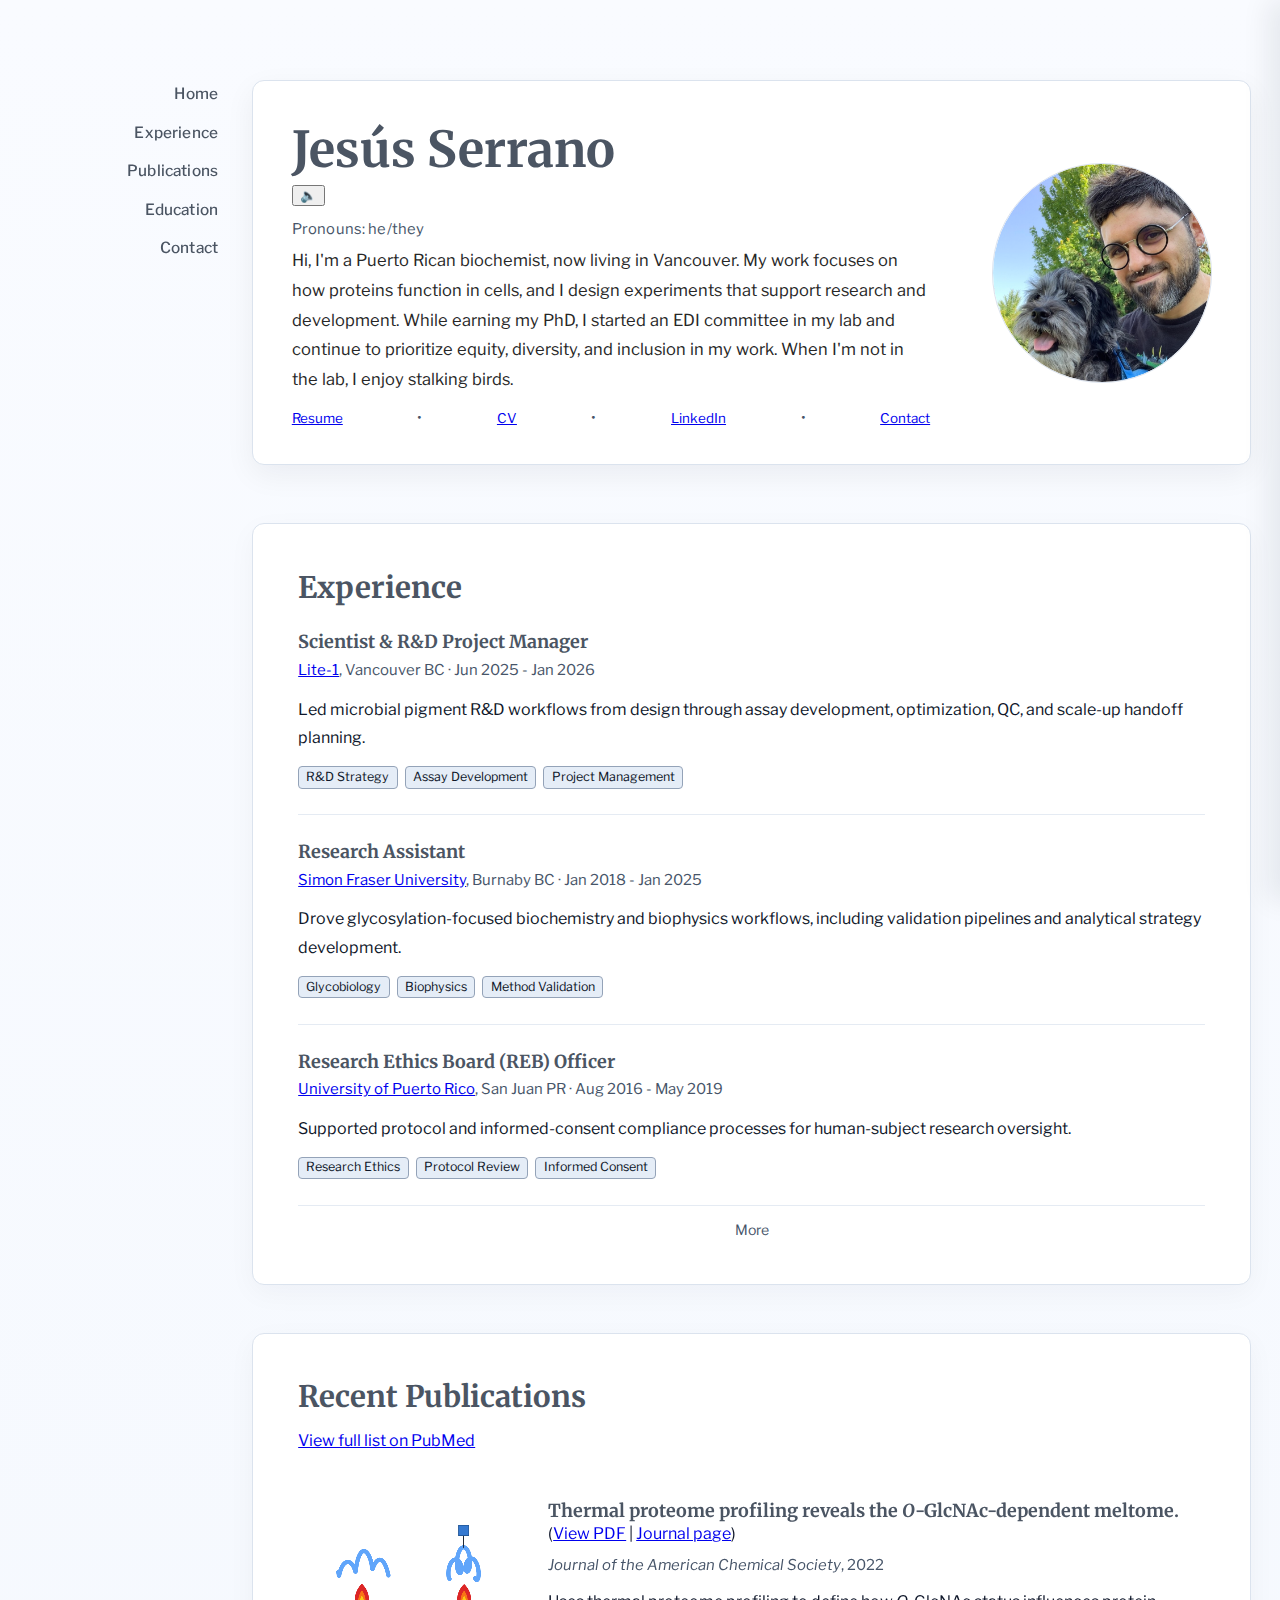
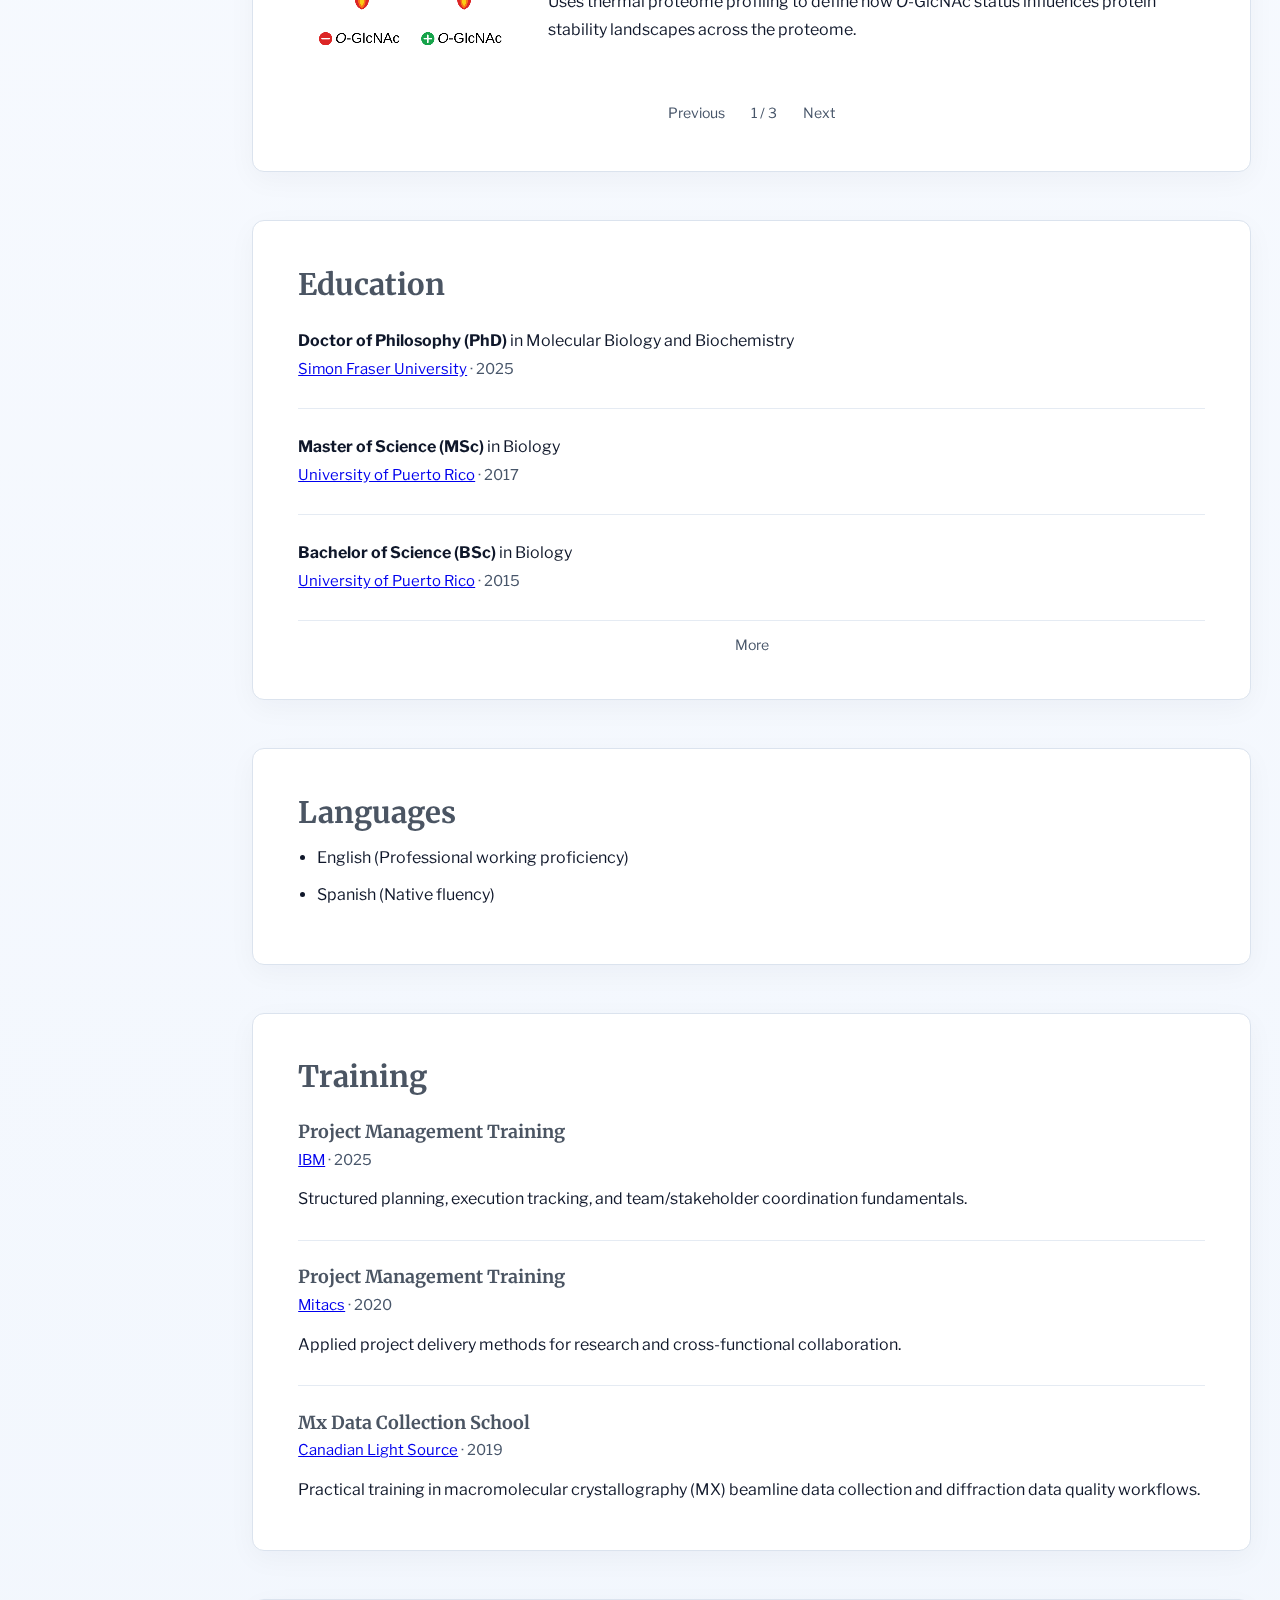
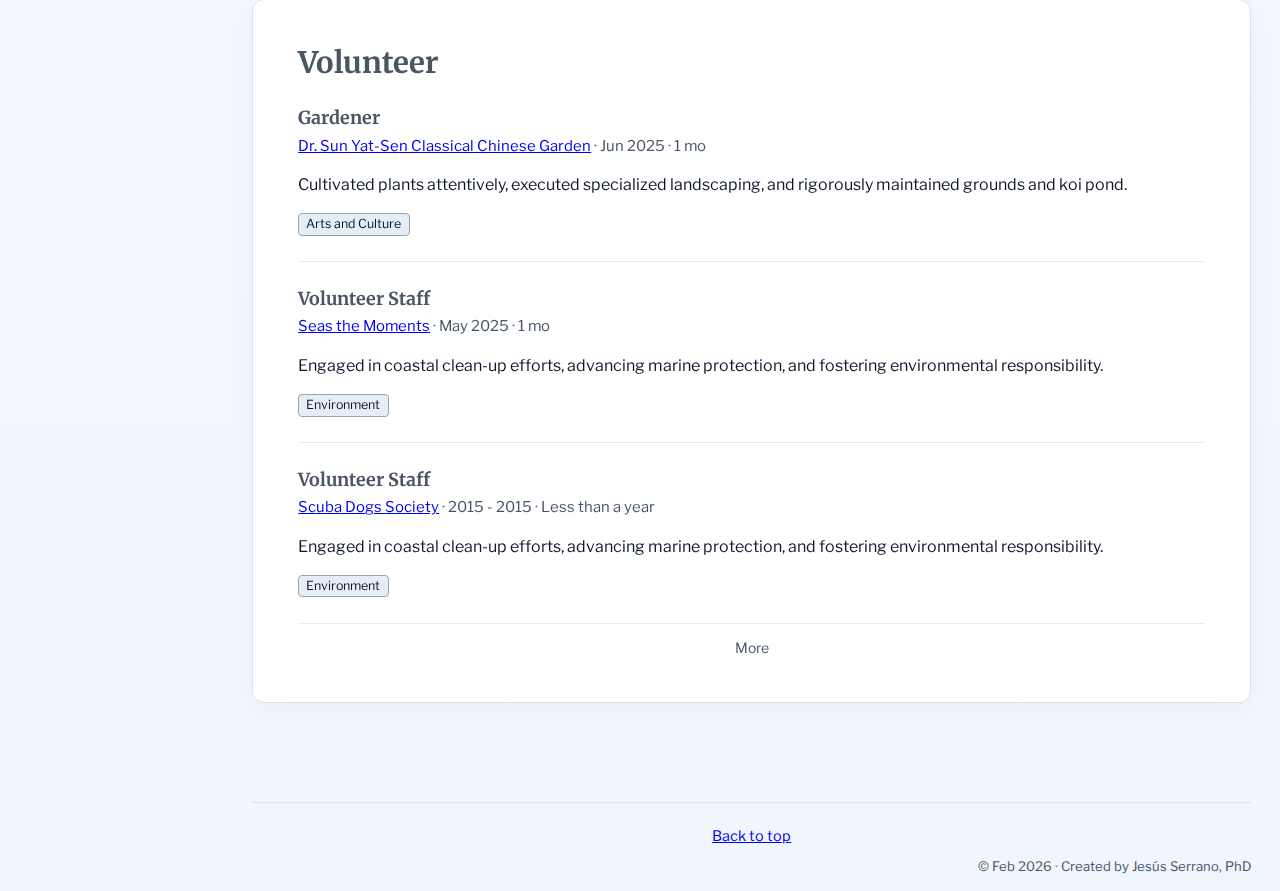
<file: index.html>
<!doctype html>
<html lang="en">
  <head>
    <meta charset="UTF-8" />
    <meta name="viewport" content="width=device-width, initial-scale=1.0" />
    <title>Jesús Serrano - Biochemist</title>
    <link
      rel="icon"
      type="image/svg+xml"
      href="data:image/svg+xml,%3Csvg xmlns='http://www.w3.org/2000/svg' viewBox='0 0 100 100'%3E%3Ctext y='0.9em' font-size='90'%3E%F0%9F%A7%AC%3C/text%3E%3C/svg%3E"
    />
    <meta
      name="description"
      content="Science-focused profile for Jesús Serrano, PhD: molecular biology, biochemistry, biophysics, and reproducible R&D workflows."
    />
    <link rel="preconnect" href="https://fonts.googleapis.com" />
    <link rel="preconnect" href="https://fonts.gstatic.com" crossorigin />
    <link
      href="https://fonts.googleapis.com/css2?family=Libre+Franklin:wght@400;500;600;700&family=Merriweather:wght@400;700;900&display=swap"
      rel="stylesheet"
    />
    <link rel="stylesheet" href="styles.css" />
    <script
      data-goatcounter="https://jesus-esn.goatcounter.com/count"
      async
      src="//gc.zgo.at/count.js"
    ></script>
  </head>
  <body>
    <header class="site-header" id="top">
      <div class="container">
        <nav class="top-nav">
          <a href="#about">Home</a>
          <a href="#experience">Experience</a>
          <a href="#publications">Publications</a>
          <a href="#education">Education</a>
          <a href="mailto:jesus.esn@gmail.com">Contact</a>
        </nav>
      </div>
    </header>

    <main class="container">
      <section class="hero" id="about">
        <div class="hero-copy">
          <div class="name-row">
            <h1 class="hero-title">Jesús Serrano</h1>
            <button type="button" class="pronounce-button" id="pronounce-button" aria-label="Play name pronunciation">🔈</button>
            <audio id="name-pronunciation" preload="none">
              <source src="pronunciation.mp3" type="audio/mpeg" />
            </audio>
          </div>
          <p class="name-subtitle pronouns-line">Pronouns: he/they</p>
          <p class="dek">
            Hi, I'm a Puerto Rican biochemist, now living in Vancouver. My work
            focuses on how proteins function in cells, and I design experiments that support research and
            development. While earning my PhD, I started an EDI committee in my lab and continue to prioritize
            equity, diversity, and inclusion in my work. When I'm not in the lab, I enjoy stalking birds.
          </p>
          <p class="open-work-links">
            <a class="open-work-button" href="Resume.pdf" target="_blank" rel="noreferrer">Resume</a>
            <span class="open-work-sep" aria-hidden="true">•</span>
            <a class="open-work-button" href="CV.pdf" target="_blank" rel="noreferrer">CV</a>
            <span class="open-work-sep" aria-hidden="true">•</span>
            <a class="open-work-button" href="https://www.linkedin.com/in/jesusesn" target="_blank" rel="noreferrer">LinkedIn</a>
            <span class="open-work-sep" aria-hidden="true">•</span>
            <a class="open-work-button" href="mailto:jesus.esn@gmail.com">Contact</a>
          </p>
        </div>
        <figure class="hero-photo">
          <img src="profile-dog.jpeg" alt="Jesús Serrano with his dog outdoors." />
        </figure>
      </section>

      <section class="story-block" id="experience">
        <h2>Experience</h2>
        <article class="role">
          <h3>Scientist &amp; R&amp;D Project Manager</h3>
          <p class="role-meta"><a href="https://www.lite-1.bio/" target="_blank" rel="noreferrer">Lite-1</a>, Vancouver BC · Jun 2025 - Jan 2026</p>
          <p>Led microbial pigment R&amp;D workflows from design through assay development, optimization, QC, and scale-up handoff planning.</p>
          <p class="role-tags">
            <span class="skill-tag">R&amp;D Strategy</span>
            <span class="skill-tag">Assay Development</span>
            <span class="skill-tag">Project Management</span>
          </p>
        </article>
        <article class="role">
          <h3>Research Assistant</h3>
          <p class="role-meta"><a href="https://www.sfu.ca/" target="_blank" rel="noreferrer">Simon Fraser University</a>, Burnaby BC · Jan 2018 - Jan 2025</p>
          <p>Drove glycosylation-focused biochemistry and biophysics workflows, including validation pipelines and analytical strategy development.</p>
          <p class="role-tags">
            <span class="skill-tag">Glycobiology</span>
            <span class="skill-tag">Biophysics</span>
            <span class="skill-tag">Method Validation</span>
          </p>
        </article>
        <article class="role">
          <h3>Research Ethics Board (REB) Officer</h3>
          <p class="role-meta"><a href="https://www.upr.edu/" target="_blank" rel="noreferrer">University of Puerto Rico</a>, San Juan PR · Aug 2016 - May 2019</p>
          <p>Supported protocol and informed-consent compliance processes for human-subject research oversight.</p>
          <p class="role-tags">
            <span class="skill-tag">Research Ethics</span>
            <span class="skill-tag">Protocol Review</span>
            <span class="skill-tag">Informed Consent</span>
          </p>
        </article>
        <article class="role">
          <h3>Research Assistant</h3>
          <p class="role-meta"><a href="https://www.upr.edu/" target="_blank" rel="noreferrer">University of Puerto Rico</a>, San Juan PR · Aug 2013 - Nov 2017</p>
          <p>Built cell-based assay systems, microscopy and flow workflows, and biochemical validation procedures for reproducible readouts.</p>
          <p class="role-tags">
            <span class="skill-tag">Cell Assays</span>
            <span class="skill-tag">Flow Cytometry</span>
            <span class="skill-tag">Microscopy</span>
          </p>
        </article>
      </section>

      <section class="story-block" id="publications">
        <h2>Recent Publications</h2>
        <p class="section-intro">
          <a href="https://pubmed.ncbi.nlm.nih.gov/?term=Serrano-Negron+JE%5BAuthor%5D" target="_blank" rel="noreferrer">View full list on PubMed</a>
        </p>
        <div class="pub-list">
          <article class="pub-item">
            <figure class="pub-figure">
              <iframe
                class="pub-animation"
                src="meltome-animation-preview.html?embed=1"
                title="Animated meltome model with O-GlcNAc stabilization"
                loading="lazy"
              ></iframe>
            </figure>
            <div class="pub-content">
              <h3>Thermal proteome profiling reveals the <em>O</em>-GlcNAc-dependent meltome. <span class="pub-links">(<a href="2022_King_OGlcNAcMeltome.pdf" target="_blank" rel="noreferrer">View PDF</a> | <a href="https://doi.org/10.1021/jacs.1c10621" target="_blank" rel="noreferrer">Journal page</a>)</span></h3>
              <p class="pub-meta"><em>Journal of the American Chemical Society</em>, 2022</p>
              <p class="pub-abstract">Uses thermal proteome profiling to define how <em>O</em>-GlcNAc status influences protein stability landscapes across the proteome.</p>
            </div>
          </article>

          <article class="pub-item">
            <figure class="pub-figure">
              <iframe
                class="pub-animation"
                src="co2-animation-preview.html?embed=1"
                title="Animated CO2-dependent lysine carboxylation workflow"
                loading="lazy"
              ></iframe>
            </figure>
            <div class="pub-content">
              <h3>Chemoproteomic identification of CO<sub>2</sub>-dependent lysine carboxylation in proteins. <span class="pub-links">(<a href="2022_King_Carboxylation.pdf" target="_blank" rel="noreferrer">View PDF</a> | <a href="https://doi.org/10.1038/s41589-022-01043-1" target="_blank" rel="noreferrer">Journal page</a>)</span></h3>
              <p class="pub-meta"><em>Nature Chemical Biology</em>, 2022</p>
              <p class="pub-abstract">Introduces a chemoproteomic approach to detect and characterize CO<sub>2</sub>-dependent lysine carboxylation as a protein modification mechanism.</p>
            </div>
          </article>

          <article class="pub-item">
            <figure class="pub-figure">
              <iframe
                class="pub-animation"
                src="oga-animation-preview.html?embed=1"
                title="Animated O-GlcNAc MALDI workflow"
                loading="lazy"
              ></iframe>
            </figure>
            <div class="pub-content">
              <h3><em>In situ</em> imaging of <em>O</em>-linked β-<em>N</em>-acetylglucosamine using on-tissue hydrolysis and MALDI mass spectrometry. <span class="pub-links">(<a href="2023_Escobar_OGlcNAcMALDIimaging.pdf" target="_blank" rel="noreferrer">View PDF</a> | <a href="https://doi.org/10.3390/cancers15041224" target="_blank" rel="noreferrer">Journal page</a>)</span></h3>
              <p class="pub-meta"><em>Cancers (Basel)</em>, 2023</p>
              <p class="pub-abstract">Describes an on-tissue workflow for visualizing <em>O</em>-GlcNAc in biological specimens using hydrolysis-assisted MALDI imaging.</p>
            </div>
          </article>
        </div>
        <div class="pub-controls" aria-label="Publication carousel controls">
          <button type="button" class="pub-nav-button" id="pub-prev" aria-label="Previous publication">Previous</button>
          <span class="pub-counter" id="pub-counter" aria-live="polite"></span>
          <button type="button" class="pub-nav-button" id="pub-next" aria-label="Next publication">Next</button>
        </div>
      </section>

      <section class="story-block" id="education">
        <h2>Education</h2>
        <article class="role">
          <p class="edu-degree"><strong>Doctor of Philosophy (PhD)</strong> in Molecular Biology and Biochemistry</p>
          <p class="role-meta"><a href="https://www.sfu.ca/" target="_blank" rel="noreferrer">Simon Fraser University</a> · 2025</p>
        </article>
        <article class="role">
          <p class="edu-degree"><strong>Master of Science (MSc)</strong> in Biology</p>
          <p class="role-meta"><a href="https://www.upr.edu/" target="_blank" rel="noreferrer">University of Puerto Rico</a> · 2017</p>
        </article>
        <article class="role">
          <p class="edu-degree"><strong>Bachelor of Science (BSc)</strong> in Biology</p>
          <p class="role-meta"><a href="https://www.upr.edu/" target="_blank" rel="noreferrer">University of Puerto Rico</a> · 2015</p>
        </article>
        <article class="role">
          <p class="edu-degree"><strong>Diploma in Nursing</strong></p>
          <p class="role-meta">Antonio Lucchietti School · 2009</p>
        </article>
      </section>

      <section class="story-block" id="languages">
        <h2>Languages</h2>
        <ul>
          <li>English (Professional working proficiency)</li>
          <li>Spanish (Native fluency)</li>
        </ul>
      </section>

      <section class="story-block" id="training">
        <h2>Training</h2>
        <article class="role">
          <h3>Project Management Training</h3>
          <p class="role-meta"><a href="https://www.ibm.com/training" target="_blank" rel="noreferrer">IBM</a> · 2025</p>
          <p>Structured planning, execution tracking, and team/stakeholder coordination fundamentals.</p>
        </article>
        <article class="role">
          <h3>Project Management Training</h3>
          <p class="role-meta"><a href="https://www.mitacs.ca/" target="_blank" rel="noreferrer">Mitacs</a> · 2020</p>
          <p>Applied project delivery methods for research and cross-functional collaboration.</p>
        </article>
        <article class="role">
          <h3>Mx Data Collection School</h3>
          <p class="role-meta"><a href="https://www.lightsource.ca/" target="_blank" rel="noreferrer">Canadian Light Source</a> · 2019</p>
          <p>Practical training in macromolecular crystallography (MX) beamline data collection and diffraction data quality workflows.</p>
        </article>
      </section>

      <section class="story-block" id="volunteer">
        <h2>Volunteer</h2>
        <article class="role">
          <h3>Gardener</h3>
          <p class="role-meta"><a href="https://vancouverchinesegarden.com/" target="_blank" rel="noreferrer">Dr. Sun Yat-Sen Classical Chinese Garden</a> · Jun 2025 · 1 mo</p>
          <p>Cultivated plants attentively, executed specialized landscaping, and rigorously maintained grounds and koi pond.</p>
          <p class="role-tags">
            <span class="skill-tag">Arts and Culture</span>
          </p>
        </article>
        <article class="role">
          <h3>Volunteer Staff</h3>
          <p class="role-meta"><a href="https://www.instagram.com/seasthemoment.ca/?hl=en" target="_blank" rel="noreferrer">Seas the Moments</a> · May 2025 · 1 mo</p>
          <p>Engaged in coastal clean-up efforts, advancing marine protection, and fostering environmental responsibility.</p>
          <p class="role-tags">
            <span class="skill-tag">Environment</span>
          </p>
        </article>
        <article class="role">
          <h3>Volunteer Staff</h3>
          <p class="role-meta"><a href="https://scubadogssociety.org/" target="_blank" rel="noreferrer">Scuba Dogs Society</a> · 2015 - 2015 · Less than a year</p>
          <p>Engaged in coastal clean-up efforts, advancing marine protection, and fostering environmental responsibility.</p>
          <p class="role-tags">
            <span class="skill-tag">Environment</span>
          </p>
        </article>
        <article class="role">
          <h3>Volunteer Staff</h3>
          <p class="role-meta"><a href="https://www.sociedadepilepsiapr.org/" target="_blank" rel="noreferrer">Sociedad Puertorriqueña de Epilepsia, Inc.</a> · 2014 - 2014 · Less than a year</p>
          <p>Facilitated annual symposium planning, managed logistics, and advanced efforts to promote epilepsy awareness.</p>
          <p class="role-tags">
            <span class="skill-tag">Social Services</span>
          </p>
        </article>
        <article class="role">
          <h3>Project Manager</h3>
          <p class="role-meta"><a href="https://www.upr.edu/" target="_blank" rel="noreferrer">University of Puerto Rico</a> · 2014 - 2015 · 1 yr</p>
          <p>Directed campus-wide recycling initiatives, advancing sustainability and environmental stewardship.</p>
          <p class="role-tags">
            <span class="skill-tag">Environment</span>
          </p>
        </article>
      </section>
    </main>

    <footer class="container site-footer">
      <a href="#top">Back to top</a>
      <p class="footer-note">© Feb 2026 · Created by Jesús Serrano, PhD</p>
    </footer>
    <aside class="pdf-sidepanel" id="pdf-panel" aria-label="PDF viewer panel">
      <div class="pdf-panel-header">
        <p class="pdf-panel-title" id="pdf-panel-title">Document preview</p>
        <button type="button" class="pdf-close-button" id="pdf-close">Close</button>
      </div>
      <iframe id="pdf-frame" title="PDF preview" src="about:blank"></iframe>
    </aside>
    <script>
      (function () {
        const publicationsSection = document.querySelector("#publications");
        if (publicationsSection) {
          const pubList = publicationsSection.querySelector(".pub-list");
          const items = Array.from(publicationsSection.querySelectorAll(".pub-item"));
          const prevButton = publicationsSection.querySelector("#pub-prev");
          const nextButton = publicationsSection.querySelector("#pub-next");
          const counter = publicationsSection.querySelector("#pub-counter");
          if (pubList && items.length > 0 && prevButton && nextButton && counter) {
            let activeIndex = 0;
            pubList.classList.add("pub-carousel-enabled");

            function render() {
              items.forEach((item, index) => {
                const isActive = index === activeIndex;
                item.classList.toggle("is-active", isActive);
                item.setAttribute("aria-hidden", String(!isActive));
              });
              counter.textContent = activeIndex + 1 + " / " + items.length;
            }

            prevButton.addEventListener("click", function () {
              activeIndex = (activeIndex - 1 + items.length) % items.length;
              render();
            });

            nextButton.addEventListener("click", function () {
              activeIndex = (activeIndex + 1) % items.length;
              render();
            });

            render();
          }
        }

        const previewLimit = 3;
        const previewSections = ["#experience", "#education", "#training", "#volunteer"];

        function updateVisibleRoleDividers(items) {
          const roleItems = items.filter(function (item) {
            return item.classList.contains("role");
          });
          roleItems.forEach(function (item) {
            item.classList.remove("is-last-visible");
          });
          for (let i = roleItems.length - 1; i >= 0; i -= 1) {
            if (!roleItems[i].hidden) {
              roleItems[i].classList.add("is-last-visible");
              break;
            }
          }
        }

        previewSections.forEach(function (selector) {
          const section = document.querySelector(selector);
          if (!section) return;

          const roleItems = Array.from(section.querySelectorAll(":scope > .role"));
          const listItems = Array.from(section.querySelectorAll(":scope > ul > li"));
          const items = roleItems.length > 0 ? roleItems : listItems;

          if (items.length <= previewLimit) return;

          items.forEach(function (item, index) {
            if (index >= previewLimit) item.hidden = true;
          });
          updateVisibleRoleDividers(items);

          const toggle = document.createElement("button");
          toggle.type = "button";
          toggle.className = "more-button";
          toggle.textContent = "More";
          toggle.setAttribute("aria-expanded", "false");

          toggle.addEventListener("click", function () {
            const isExpanded = toggle.getAttribute("aria-expanded") === "true";
            toggle.setAttribute("aria-expanded", String(!isExpanded));
            toggle.textContent = isExpanded ? "More" : "Less";

            items.forEach(function (item, index) {
              item.hidden = !isExpanded ? false : index >= previewLimit;
            });
            updateVisibleRoleDividers(items);
          });

          section.appendChild(toggle);
        });

        const pdfPanel = document.querySelector("#pdf-panel");
        const pdfFrame = document.querySelector("#pdf-frame");
        const pdfClose = document.querySelector("#pdf-close");
        const pdfTitle = document.querySelector("#pdf-panel-title");
        const desktopView = window.matchMedia("(min-width: 901px)");

        function closePdfPanel() {
          document.body.classList.remove("pdf-open");
          if (pdfFrame) pdfFrame.src = "about:blank";
        }

        if (pdfPanel && pdfFrame && pdfClose && pdfTitle) {
          const links = Array.from(document.querySelectorAll("a[href]"));
          links.forEach(function (link) {
            const href = link.getAttribute("href") || "";
            if (!/\.pdf(?:$|[?#])/i.test(href)) return;

            link.addEventListener("click", function (event) {
              if (!desktopView.matches) return;
              event.preventDefault();
              pdfTitle.textContent = (link.textContent || "Document").trim() || "Document";
              pdfFrame.src = href;
              document.body.classList.add("pdf-open");
            });
          });

          pdfClose.addEventListener("click", closePdfPanel);
          document.addEventListener("keydown", function (event) {
            if (event.key === "Escape") closePdfPanel();
          });
        }

        const pronounceButton = document.querySelector("#pronounce-button");
        const pronunciationAudio = document.querySelector("#name-pronunciation");
        if (pronounceButton && pronunciationAudio) {
          pronounceButton.addEventListener("click", function () {
            pronunciationAudio.currentTime = 0;
            pronunciationAudio.play();
          });
        }
      })();
    </script>
  </body>
</html>
</file>
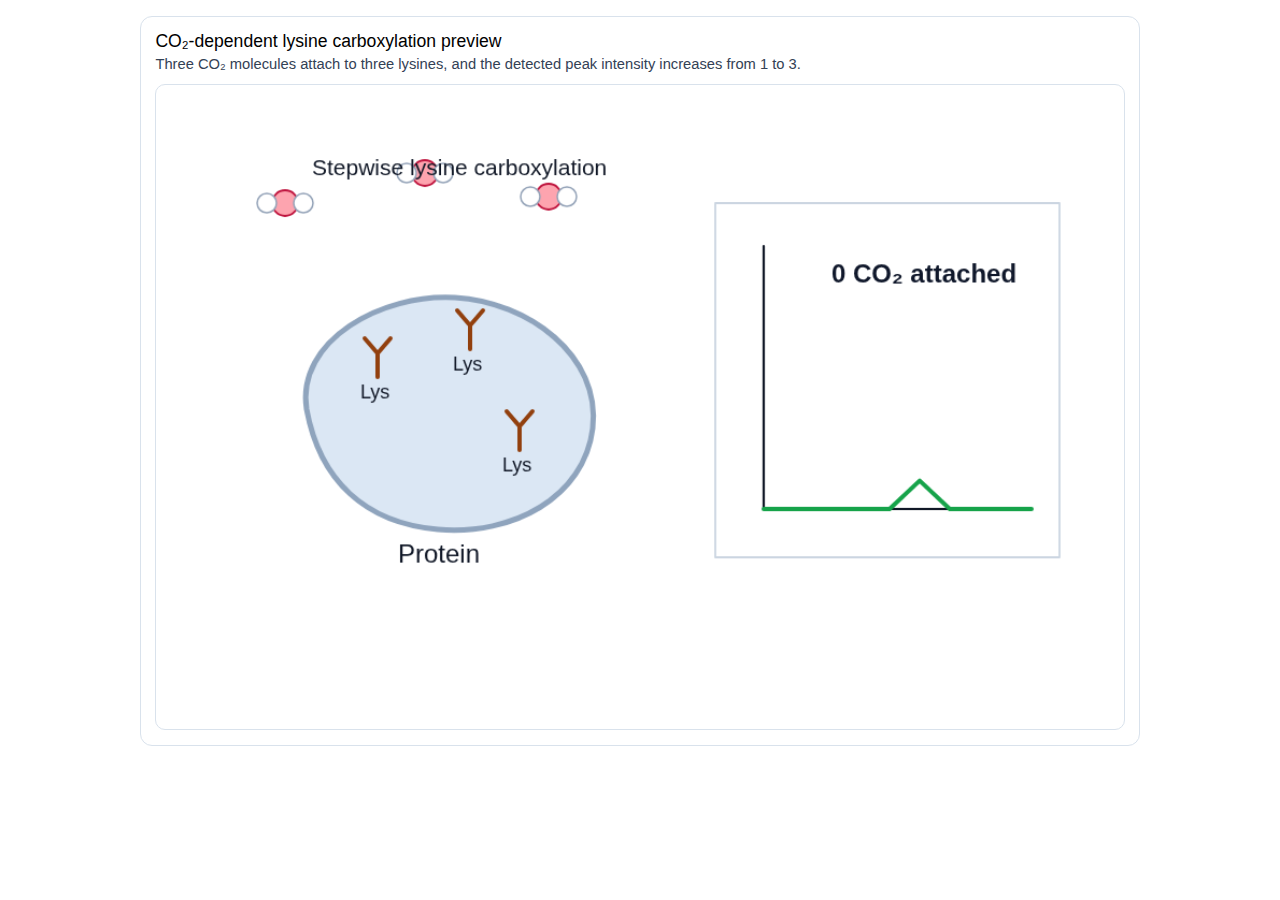
<file: co2-animation-preview.html>
<!doctype html>
<html lang="en">
  <head>
    <meta charset="UTF-8" />
    <meta name="viewport" content="width=device-width, initial-scale=1.0" />
    <title>CO₂ Carboxylation Animation Preview</title>
    <style>
      :root {
        --line: #d9e2ec;
      }

      * {
        box-sizing: border-box;
      }

      body {
        margin: 0;
        font-family: Aptos, "Libre Franklin", Arial, sans-serif;
        background: #ffffff;
        color: #000000;
      }

      .wrap {
        width: min(1000px, calc(100% - 2rem));
        margin: 1rem auto;
        border: 1px solid var(--line);
        border-radius: 12px;
        padding: 0.9rem;
      }

      h1 {
        margin: 0 0 0.25rem;
        font-size: 1.1rem;
        font-weight: 500;
      }

      p {
        margin: 0 0 0.7rem;
        font-size: 0.92rem;
        color: #334155;
      }

      canvas {
        width: 100%;
        height: auto;
        display: block;
        background: #ffffff;
        border: 1px solid var(--line);
        border-radius: 10px;
      }

      body.embed-mode .wrap {
        width: 100%;
        margin: 0;
        border: 0;
        border-radius: 0;
        padding: 0;
      }

      body.embed-mode h1,
      body.embed-mode p {
        display: none;
      }

      body.embed-mode canvas {
        border: 0;
        border-radius: 0;
      }
    </style>
  </head>
  <body>
    <main class="wrap">
      <h1>CO₂-dependent lysine carboxylation preview</h1>
      <p>Three CO₂ molecules attach to three lysines, and the detected peak intensity increases from 1 to 3.</p>
      <canvas id="scene" width="900" height="600" aria-label="CO₂ carboxylation animation"></canvas>
    </main>

    <script>
      const params = new URLSearchParams(window.location.search);
      if (params.get("embed") === "1") {
        document.body.classList.add("embed-mode");
      }

      const canvas = document.getElementById("scene");
      const ctx = canvas.getContext("2d");
      const viewW = 900;
      const viewH = 600;
      const dpr = window.devicePixelRatio || 1;
      canvas.width = Math.floor(viewW * dpr);
      canvas.height = Math.floor(viewH * dpr);
      canvas.style.width = "100%";
      canvas.style.height = "auto";
      ctx.setTransform(dpr, 0, 0, dpr, 0, 0);
      ctx.lineCap = "round";
      ctx.lineJoin = "round";

      const W = viewW;
      const H = viewH;
      const loopMs = 9000;

      const lysines = [
        { x: 206, y: 258, label: "Lys" },
        { x: 292, y: 232, label: "Lys" },
        { x: 338, y: 326, label: "Lys" }
      ];

      const co2Start = [
        { x: 120, y: 110 },
        { x: 250, y: 82 },
        { x: 365, y: 104 }
      ];

      const stepStart = [0.1, 0.36, 0.62];
      const stepDur = 0.18;

      function clamp01(v) {
        return Math.max(0, Math.min(1, v));
      }

      function ease(t) {
        const k = clamp01(t);
        return k * k * (3 - 2 * k);
      }

      function stepProgress(p, i) {
        return ease((p - stepStart[i]) / stepDur);
      }

      function attachedCount(p) {
        let count = 0;
        for (let i = 0; i < 3; i += 1) {
          if (stepProgress(p, i) >= 1) count += 1;
        }
        return count;
      }

      function drawProtein() {
        ctx.beginPath();
        ctx.moveTo(140, 302);
        ctx.bezierCurveTo(130, 238, 210, 194, 278, 198);
        ctx.bezierCurveTo(346, 202, 414, 252, 406, 320);
        ctx.bezierCurveTo(398, 384, 332, 420, 262, 414);
        ctx.bezierCurveTo(194, 408, 152, 368, 140, 302);
        ctx.closePath();
        ctx.fillStyle = "#dbe7f4";
        ctx.strokeStyle = "#8fa4bd";
        ctx.lineWidth = 5;
        ctx.fill();
        ctx.stroke();

        ctx.fillStyle = "#111827";
        ctx.font = '400 24px Aptos, "Libre Franklin", Arial, sans-serif';
        ctx.fillText("Protein", 225, 445);
      }

      function drawLysines() {
        for (let i = 0; i < lysines.length; i += 1) {
          const l = lysines[i];
          ctx.strokeStyle = "#92400e";
          ctx.lineWidth = 4;
          ctx.beginPath();
          ctx.moveTo(l.x, l.y + 14);
          ctx.lineTo(l.x, l.y - 8);
          ctx.moveTo(l.x, l.y - 8);
          ctx.lineTo(l.x - 12, l.y - 22);
          ctx.moveTo(l.x, l.y - 8);
          ctx.lineTo(l.x + 12, l.y - 22);
          ctx.stroke();

          ctx.fillStyle = "#111827";
          ctx.font = '400 18px Aptos, "Libre Franklin", Arial, sans-serif';
          ctx.fillText(l.label, l.x - 16, l.y + 34);
        }
      }

      function drawCO2At(x, y, attached) {
        const sideOffset = 17;
        const sideR = 9;
        const centerR = 12;

        ctx.strokeStyle = attached ? "#7f1d1d" : "#be123c";
        ctx.lineWidth = 1.8;
        ctx.beginPath();
        ctx.moveTo(x - sideOffset + sideR, y);
        ctx.lineTo(x - centerR, y);
        ctx.moveTo(x + centerR, y);
        ctx.lineTo(x + sideOffset - sideR, y);
        ctx.stroke();

        ctx.beginPath();
        ctx.arc(x, y, centerR, 0, Math.PI * 2);
        ctx.fillStyle = attached ? "#ef4444" : "#fda4af";
        ctx.fill();
        ctx.strokeStyle = attached ? "#991b1b" : "#be123c";
        ctx.lineWidth = 1.8;
        ctx.stroke();

        ctx.beginPath();
        ctx.arc(x - sideOffset, y, sideR, 0, Math.PI * 2);
        ctx.fillStyle = "#ffffff";
        ctx.fill();
        ctx.strokeStyle = "#94a3b8";
        ctx.lineWidth = 1.5;
        ctx.stroke();

        ctx.beginPath();
        ctx.arc(x + sideOffset, y, sideR, 0, Math.PI * 2);
        ctx.fillStyle = "#ffffff";
        ctx.fill();
        ctx.strokeStyle = "#94a3b8";
        ctx.lineWidth = 1.5;
        ctx.stroke();
      }

      function drawPeakPanel(count) {
        const x0 = 520;
        const y0 = 110;
        const w = 320;
        const h = 330;

        ctx.strokeStyle = "#cbd5e1";
        ctx.lineWidth = 1.8;
        ctx.strokeRect(x0, y0, w, h);

        const axisX = x0 + 45;
        const axisY = y0 + h - 45;
        ctx.strokeStyle = "#111827";
        ctx.lineWidth = 2.2;
        ctx.beginPath();
        ctx.moveTo(axisX, axisY);
        ctx.lineTo(axisX, y0 + 40);
        ctx.moveTo(axisX, axisY);
        ctx.lineTo(x0 + w - 26, axisY);
        ctx.stroke();

        const baseY = axisY;
        const peakX = x0 + 190;
        const maxH = 220;
        const target = count / 3;
        const peakH = maxH * (0.12 + 0.88 * target);

        ctx.strokeStyle = "#16a34a";
        ctx.lineWidth = 4;
        ctx.beginPath();
        ctx.moveTo(x0 + 45, baseY);
        ctx.lineTo(peakX - 28, baseY);
        ctx.lineTo(peakX, baseY - peakH);
        ctx.lineTo(peakX + 28, baseY);
        ctx.lineTo(x0 + w - 26, baseY);
        ctx.stroke();

        ctx.fillStyle = "#0f172a";
        ctx.font = '600 24px Aptos, "Libre Franklin", Arial, sans-serif';
        ctx.fillText(count + " CO₂ attached", x0 + 108, y0 + 74);
      }

      function frame(now) {
        const p = (now % loopMs) / loopMs;
        ctx.clearRect(0, 0, W, H);

        drawProtein();
        drawLysines();

        for (let i = 0; i < 3; i += 1) {
          const prog = stepProgress(p, i);
          const sx = co2Start[i].x;
          const sy = co2Start[i].y;
          const tx = lysines[i].x;
          const ty = lysines[i].y - 26;
          const x = sx + (tx - sx) * prog;
          const y = sy + (ty - sy) * prog;

          drawCO2At(x, y, prog >= 1);

          if (prog >= 1) {
            ctx.strokeStyle = "#7f1d1d";
            ctx.lineWidth = 2.2;
            ctx.beginPath();
            ctx.moveTo(lysines[i].x, lysines[i].y - 22);
            ctx.lineTo(x, y + 17);
            ctx.stroke();
          }

          if (prog > 0 && prog < 1) {
            ctx.strokeStyle = "rgba(127, 29, 29, 0.35)";
            ctx.lineWidth = 1.5;
            ctx.beginPath();
            ctx.moveTo(sx, sy);
            ctx.lineTo(x, y);
            ctx.stroke();
          }
        }

        const count = attachedCount(p);
        drawPeakPanel(count);

        ctx.fillStyle = "#111827";
        ctx.font = '400 21px Aptos, "Libre Franklin", Arial, sans-serif';
        ctx.fillText("Stepwise lysine carboxylation", 145, 84);

        requestAnimationFrame(frame);
      }

      requestAnimationFrame(frame);
    </script>
  </body>
</html>
</file>
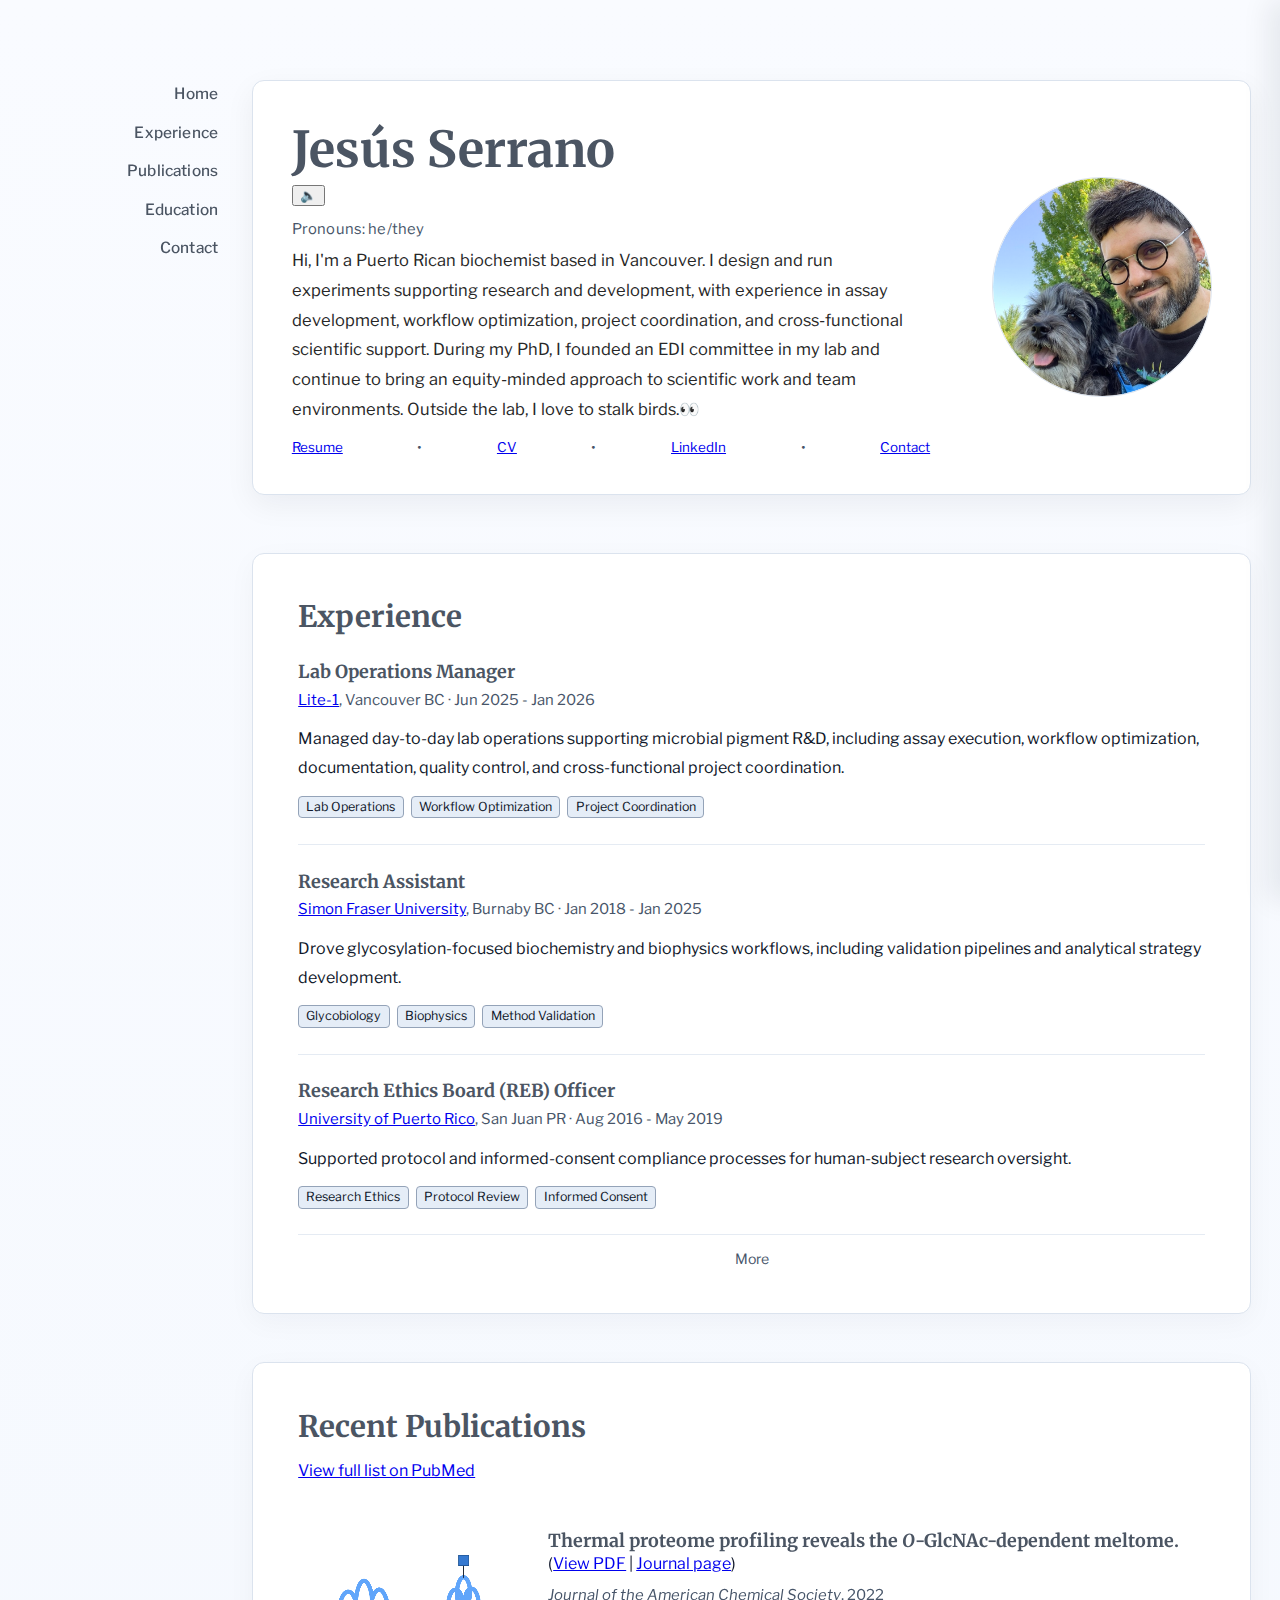
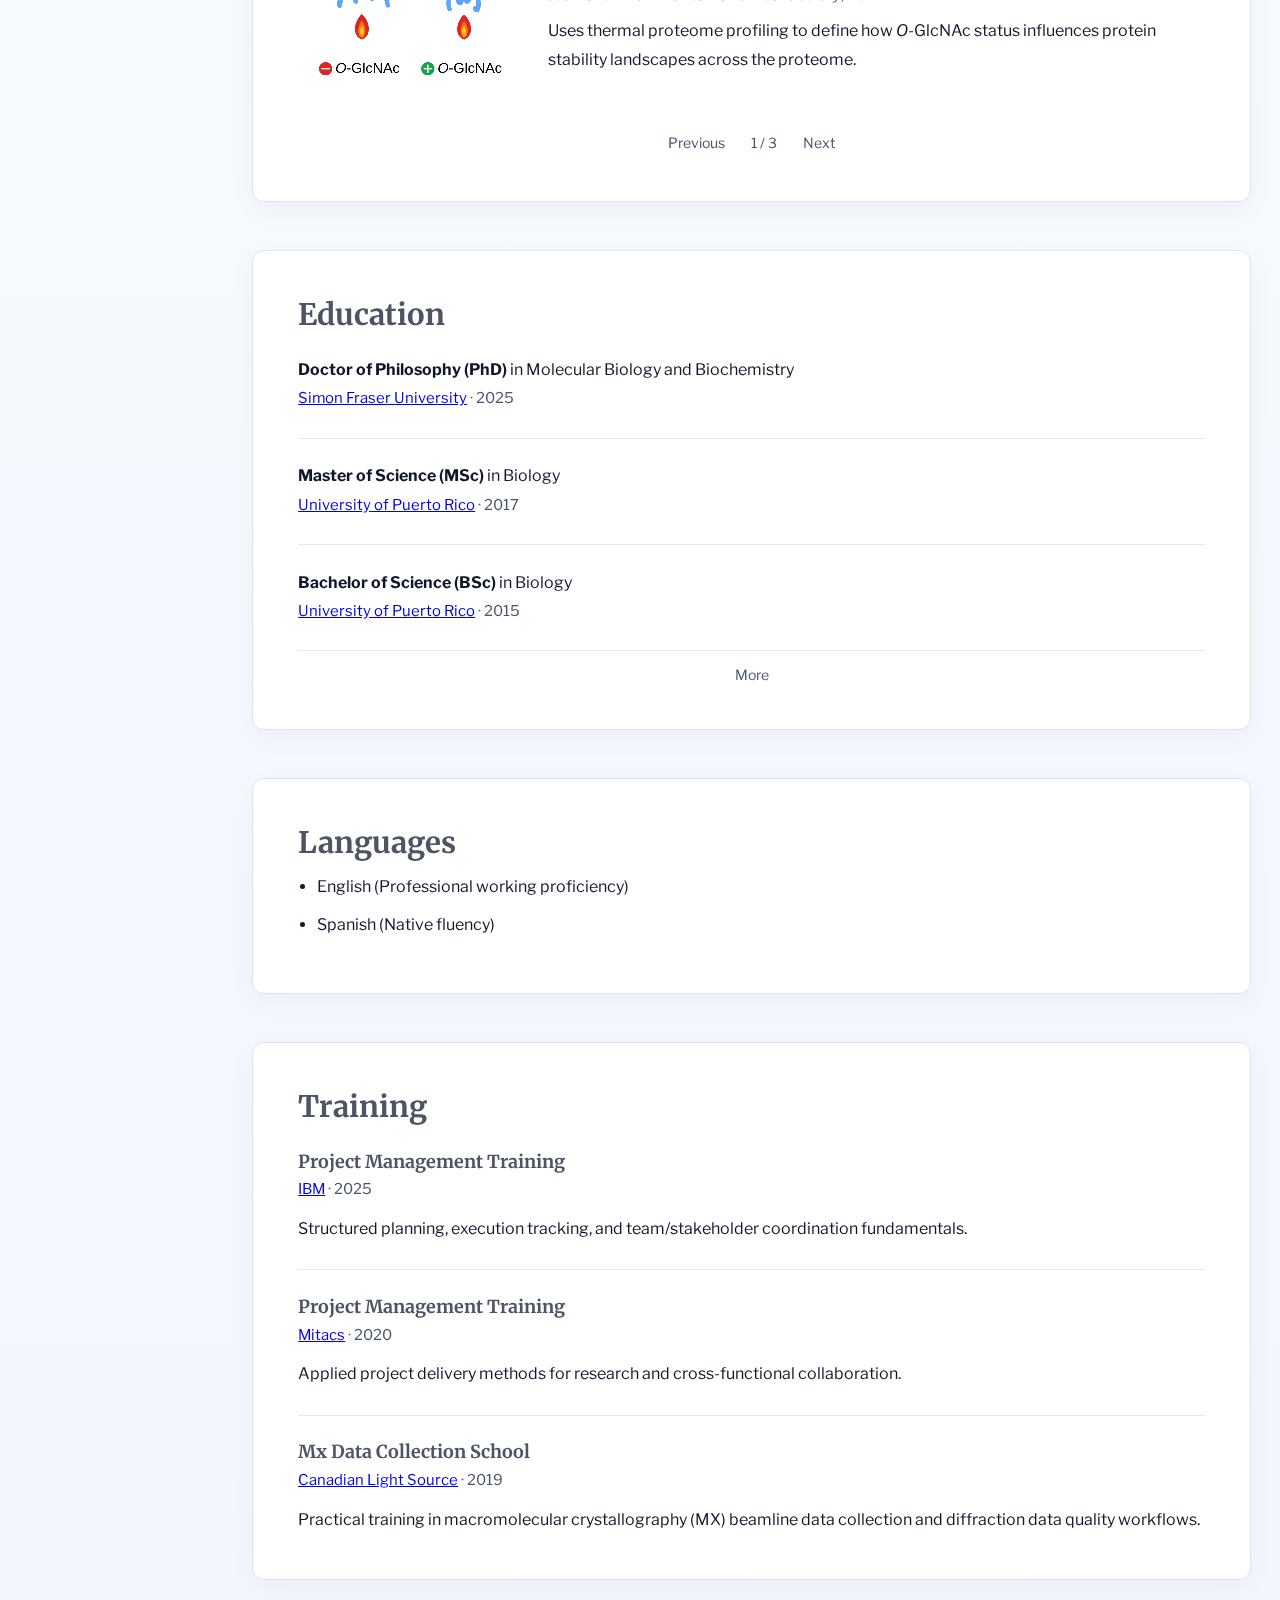
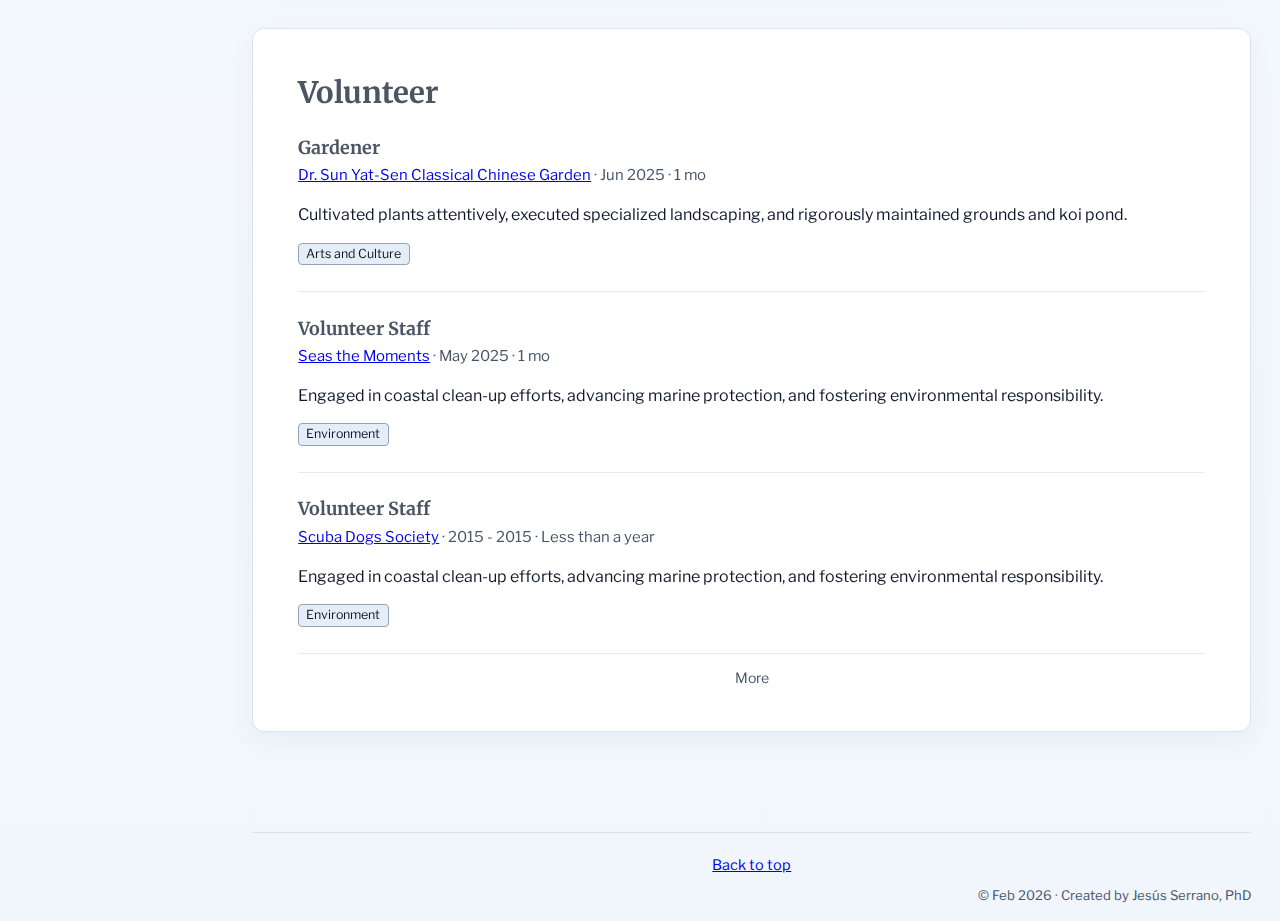
<file: index-disabled.html>
<!doctype html>
<html lang="en">
  <head>
    <meta charset="UTF-8" />
    <meta name="viewport" content="width=device-width, initial-scale=1.0" />
    <title>Jesús Serrano - Biochemist</title>
    <link
      rel="icon"
      type="image/svg+xml"
      href="data:image/svg+xml,%3Csvg xmlns='http://www.w3.org/2000/svg' viewBox='0 0 100 100'%3E%3Ctext y='0.9em' font-size='90'%3E%F0%9F%A7%AC%3C/text%3E%3C/svg%3E"
    />
    <meta
      name="description"
      content="Science-focused profile for Jesús Serrano, PhD: molecular biology, biochemistry, biophysics, and reproducible R&D workflows."
    />
    <link rel="preconnect" href="https://fonts.googleapis.com" />
    <link rel="preconnect" href="https://fonts.gstatic.com" crossorigin />
    <link
      href="https://fonts.googleapis.com/css2?family=Libre+Franklin:wght@400;500;600;700&family=Merriweather:wght@400;700;900&display=swap"
      rel="stylesheet"
    />
    <link rel="stylesheet" href="styles.css" />
    <script
      data-goatcounter="https://jesus-esn.goatcounter.com/count"
      async
      src="//gc.zgo.at/count.js"
    ></script>
  </head>
  <body>
    <header class="site-header" id="top">
      <div class="container">
        <nav class="top-nav">
          <a href="#about">Home</a>
          <a href="#experience">Experience</a>
          <a href="#publications">Publications</a>
          <a href="#education">Education</a>
          <a href="mailto:jesus.esn@gmail.com">Contact</a>
        </nav>
      </div>
    </header>

    <main class="container">
      <section class="hero" id="about">
        <div class="hero-copy">
          <div class="name-row">
            <h1 class="hero-title">Jesús Serrano</h1>
            <button type="button" class="pronounce-button" id="pronounce-button" aria-label="Play name pronunciation">🔈</button>
            <audio id="name-pronunciation" preload="none">
              <source src="pronunciation.mp3" type="audio/mpeg" />
            </audio>
          </div>
          <p class="name-subtitle pronouns-line">Pronouns: he/they</p>
          <p class="dek">
            Hi, I'm a Puerto Rican biochemist based in Vancouver. I design and run
            experiments supporting research and development, with experience in assay development, workflow
            optimization, project coordination, and cross-functional scientific support. During my PhD, I
            founded an EDI committee in my lab and continue to bring an equity-minded approach to scientific
            work and team environments. Outside the lab, I love to stalk birds.👀
          </p>
          <p class="open-work-links">
            <a class="open-work-button" href="Resume.pdf" target="_blank" rel="noreferrer">Resume</a>
            <span class="open-work-sep" aria-hidden="true">•</span>
            <a class="open-work-button" href="CV.pdf" target="_blank" rel="noreferrer">CV</a>
            <span class="open-work-sep" aria-hidden="true">•</span>
            <a class="open-work-button" href="https://www.linkedin.com/in/jesusesn" target="_blank" rel="noreferrer">LinkedIn</a>
            <span class="open-work-sep" aria-hidden="true">•</span>
            <a class="open-work-button" href="mailto:jesus.esn@gmail.com">Contact</a>
          </p>
        </div>
        <figure class="hero-photo">
          <img src="profile-dog.jpeg" alt="Jesús Serrano with his dog outdoors." />
        </figure>
      </section>

      <section class="story-block" id="experience">
        <h2>Experience</h2>
        <article class="role">
          <h3>Lab Operations Manager</h3>
          <p class="role-meta"><a href="https://www.lite-1.bio/" target="_blank" rel="noreferrer">Lite-1</a>, Vancouver BC · Jun 2025 - Jan 2026</p>
          <p>Managed day-to-day lab operations supporting microbial pigment R&amp;D, including assay execution, workflow optimization, documentation, quality control, and cross-functional project coordination.</p>
          <p class="role-tags">
            <span class="skill-tag">Lab Operations</span>
            <span class="skill-tag">Workflow Optimization</span>
            <span class="skill-tag">Project Coordination</span>
          </p>
        </article>
        <article class="role">
          <h3>Research Assistant</h3>
          <p class="role-meta"><a href="https://www.sfu.ca/" target="_blank" rel="noreferrer">Simon Fraser University</a>, Burnaby BC · Jan 2018 - Jan 2025</p>
          <p>Drove glycosylation-focused biochemistry and biophysics workflows, including validation pipelines and analytical strategy development.</p>
          <p class="role-tags">
            <span class="skill-tag">Glycobiology</span>
            <span class="skill-tag">Biophysics</span>
            <span class="skill-tag">Method Validation</span>
          </p>
        </article>
        <article class="role">
          <h3>Research Ethics Board (REB) Officer</h3>
          <p class="role-meta"><a href="https://www.upr.edu/" target="_blank" rel="noreferrer">University of Puerto Rico</a>, San Juan PR · Aug 2016 - May 2019</p>
          <p>Supported protocol and informed-consent compliance processes for human-subject research oversight.</p>
          <p class="role-tags">
            <span class="skill-tag">Research Ethics</span>
            <span class="skill-tag">Protocol Review</span>
            <span class="skill-tag">Informed Consent</span>
          </p>
        </article>
        <article class="role">
          <h3>Research Assistant</h3>
          <p class="role-meta"><a href="https://www.upr.edu/" target="_blank" rel="noreferrer">University of Puerto Rico</a>, San Juan PR · Aug 2013 - Nov 2017</p>
          <p>Built cell-based assay systems, microscopy and flow workflows, and biochemical validation procedures for reproducible readouts.</p>
          <p class="role-tags">
            <span class="skill-tag">Cell Assays</span>
            <span class="skill-tag">Flow Cytometry</span>
            <span class="skill-tag">Microscopy</span>
          </p>
        </article>
      </section>

      <section class="story-block" id="publications">
        <h2>Recent Publications</h2>
        <p class="section-intro">
          <a href="https://pubmed.ncbi.nlm.nih.gov/?term=Serrano-Negron+JE%5BAuthor%5D" target="_blank" rel="noreferrer">View full list on PubMed</a>
        </p>
        <div class="pub-list">
          <article class="pub-item">
            <figure class="pub-figure">
              <iframe
                class="pub-animation"
                src="meltome-animation-preview.html?embed=1"
                title="Animated meltome model with O-GlcNAc stabilization"
                loading="lazy"
              ></iframe>
            </figure>
            <div class="pub-content">
              <h3>Thermal proteome profiling reveals the <em>O</em>-GlcNAc-dependent meltome. <span class="pub-links">(<a href="2022_King_OGlcNAcMeltome.pdf" target="_blank" rel="noreferrer">View PDF</a> | <a href="https://doi.org/10.1021/jacs.1c10621" target="_blank" rel="noreferrer">Journal page</a>)</span></h3>
              <p class="pub-meta"><em>Journal of the American Chemical Society</em>, 2022</p>
              <p class="pub-abstract">Uses thermal proteome profiling to define how <em>O</em>-GlcNAc status influences protein stability landscapes across the proteome.</p>
            </div>
          </article>

          <article class="pub-item">
            <figure class="pub-figure">
              <iframe
                class="pub-animation"
                src="co2-animation-preview.html?embed=1"
                title="Animated CO2-dependent lysine carboxylation workflow"
                loading="lazy"
              ></iframe>
            </figure>
            <div class="pub-content">
              <h3>Chemoproteomic identification of CO<sub>2</sub>-dependent lysine carboxylation in proteins. <span class="pub-links">(<a href="2022_King_Carboxylation.pdf" target="_blank" rel="noreferrer">View PDF</a> | <a href="https://doi.org/10.1038/s41589-022-01043-1" target="_blank" rel="noreferrer">Journal page</a>)</span></h3>
              <p class="pub-meta"><em>Nature Chemical Biology</em>, 2022</p>
              <p class="pub-abstract">Introduces a chemoproteomic approach to detect and characterize CO<sub>2</sub>-dependent lysine carboxylation as a protein modification mechanism.</p>
            </div>
          </article>

          <article class="pub-item">
            <figure class="pub-figure">
              <iframe
                class="pub-animation"
                src="oga-animation-preview.html?embed=1"
                title="Animated O-GlcNAc MALDI workflow"
                loading="lazy"
              ></iframe>
            </figure>
            <div class="pub-content">
              <h3><em>In situ</em> imaging of <em>O</em>-linked β-<em>N</em>-acetylglucosamine using on-tissue hydrolysis and MALDI mass spectrometry. <span class="pub-links">(<a href="2023_Escobar_OGlcNAcMALDIimaging.pdf" target="_blank" rel="noreferrer">View PDF</a> | <a href="https://doi.org/10.3390/cancers15041224" target="_blank" rel="noreferrer">Journal page</a>)</span></h3>
              <p class="pub-meta"><em>Cancers (Basel)</em>, 2023</p>
              <p class="pub-abstract">Describes an on-tissue workflow for visualizing <em>O</em>-GlcNAc in biological specimens using hydrolysis-assisted MALDI imaging.</p>
            </div>
          </article>
        </div>
        <div class="pub-controls" aria-label="Publication carousel controls">
          <button type="button" class="pub-nav-button" id="pub-prev" aria-label="Previous publication">Previous</button>
          <span class="pub-counter" id="pub-counter" aria-live="polite"></span>
          <button type="button" class="pub-nav-button" id="pub-next" aria-label="Next publication">Next</button>
        </div>
      </section>

      <section class="story-block" id="education">
        <h2>Education</h2>
        <article class="role">
          <p class="edu-degree"><strong>Doctor of Philosophy (PhD)</strong> in Molecular Biology and Biochemistry</p>
          <p class="role-meta"><a href="https://www.sfu.ca/" target="_blank" rel="noreferrer">Simon Fraser University</a> · 2025</p>
        </article>
        <article class="role">
          <p class="edu-degree"><strong>Master of Science (MSc)</strong> in Biology</p>
          <p class="role-meta"><a href="https://www.upr.edu/" target="_blank" rel="noreferrer">University of Puerto Rico</a> · 2017</p>
        </article>
        <article class="role">
          <p class="edu-degree"><strong>Bachelor of Science (BSc)</strong> in Biology</p>
          <p class="role-meta"><a href="https://www.upr.edu/" target="_blank" rel="noreferrer">University of Puerto Rico</a> · 2015</p>
        </article>
        <article class="role">
          <p class="edu-degree"><strong>Diploma in Nursing</strong></p>
          <p class="role-meta">Antonio Lucchietti School · 2009</p>
        </article>
      </section>

      <section class="story-block" id="languages">
        <h2>Languages</h2>
        <ul>
          <li>English (Professional working proficiency)</li>
          <li>Spanish (Native fluency)</li>
        </ul>
      </section>

      <section class="story-block" id="training">
        <h2>Training</h2>
        <article class="role">
          <h3>Project Management Training</h3>
          <p class="role-meta"><a href="https://www.ibm.com/training" target="_blank" rel="noreferrer">IBM</a> · 2025</p>
          <p>Structured planning, execution tracking, and team/stakeholder coordination fundamentals.</p>
        </article>
        <article class="role">
          <h3>Project Management Training</h3>
          <p class="role-meta"><a href="https://www.mitacs.ca/" target="_blank" rel="noreferrer">Mitacs</a> · 2020</p>
          <p>Applied project delivery methods for research and cross-functional collaboration.</p>
        </article>
        <article class="role">
          <h3>Mx Data Collection School</h3>
          <p class="role-meta"><a href="https://www.lightsource.ca/" target="_blank" rel="noreferrer">Canadian Light Source</a> · 2019</p>
          <p>Practical training in macromolecular crystallography (MX) beamline data collection and diffraction data quality workflows.</p>
        </article>
      </section>

      <section class="story-block" id="volunteer">
        <h2>Volunteer</h2>
        <article class="role">
          <h3>Gardener</h3>
          <p class="role-meta"><a href="https://vancouverchinesegarden.com/" target="_blank" rel="noreferrer">Dr. Sun Yat-Sen Classical Chinese Garden</a> · Jun 2025 · 1 mo</p>
          <p>Cultivated plants attentively, executed specialized landscaping, and rigorously maintained grounds and koi pond.</p>
          <p class="role-tags">
            <span class="skill-tag">Arts and Culture</span>
          </p>
        </article>
        <article class="role">
          <h3>Volunteer Staff</h3>
          <p class="role-meta"><a href="https://www.instagram.com/seasthemoment.ca/?hl=en" target="_blank" rel="noreferrer">Seas the Moments</a> · May 2025 · 1 mo</p>
          <p>Engaged in coastal clean-up efforts, advancing marine protection, and fostering environmental responsibility.</p>
          <p class="role-tags">
            <span class="skill-tag">Environment</span>
          </p>
        </article>
        <article class="role">
          <h3>Volunteer Staff</h3>
          <p class="role-meta"><a href="https://scubadogssociety.org/" target="_blank" rel="noreferrer">Scuba Dogs Society</a> · 2015 - 2015 · Less than a year</p>
          <p>Engaged in coastal clean-up efforts, advancing marine protection, and fostering environmental responsibility.</p>
          <p class="role-tags">
            <span class="skill-tag">Environment</span>
          </p>
        </article>
        <article class="role">
          <h3>Volunteer Staff</h3>
          <p class="role-meta"><a href="https://www.sociedadepilepsiapr.org/" target="_blank" rel="noreferrer">Sociedad Puertorriqueña de Epilepsia, Inc.</a> · 2014 - 2014 · Less than a year</p>
          <p>Facilitated annual symposium planning, managed logistics, and advanced efforts to promote epilepsy awareness.</p>
          <p class="role-tags">
            <span class="skill-tag">Social Services</span>
          </p>
        </article>
        <article class="role">
          <h3>Project Manager</h3>
          <p class="role-meta"><a href="https://www.upr.edu/" target="_blank" rel="noreferrer">University of Puerto Rico</a> · 2014 - 2015 · 1 yr</p>
          <p>Directed campus-wide recycling initiatives, advancing sustainability and environmental stewardship.</p>
          <p class="role-tags">
            <span class="skill-tag">Environment</span>
          </p>
        </article>
      </section>
    </main>

    <footer class="container site-footer">
      <a href="#top">Back to top</a>
      <p class="footer-note">© Feb 2026 · Created by Jesús Serrano, PhD</p>
    </footer>
    <aside class="pdf-sidepanel" id="pdf-panel" aria-label="PDF viewer panel">
      <div class="pdf-panel-header">
        <p class="pdf-panel-title" id="pdf-panel-title">Document preview</p>
        <button type="button" class="pdf-close-button" id="pdf-close">Close</button>
      </div>
      <iframe id="pdf-frame" title="PDF preview" src="about:blank"></iframe>
    </aside>
    <script>
      (function () {
        const publicationsSection = document.querySelector("#publications");
        if (publicationsSection) {
          const pubList = publicationsSection.querySelector(".pub-list");
          const items = Array.from(publicationsSection.querySelectorAll(".pub-item"));
          const prevButton = publicationsSection.querySelector("#pub-prev");
          const nextButton = publicationsSection.querySelector("#pub-next");
          const counter = publicationsSection.querySelector("#pub-counter");
          if (pubList && items.length > 0 && prevButton && nextButton && counter) {
            let activeIndex = 0;
            pubList.classList.add("pub-carousel-enabled");

            function render() {
              items.forEach((item, index) => {
                const isActive = index === activeIndex;
                item.classList.toggle("is-active", isActive);
                item.setAttribute("aria-hidden", String(!isActive));
              });
              counter.textContent = activeIndex + 1 + " / " + items.length;
            }

            prevButton.addEventListener("click", function () {
              activeIndex = (activeIndex - 1 + items.length) % items.length;
              render();
            });

            nextButton.addEventListener("click", function () {
              activeIndex = (activeIndex + 1) % items.length;
              render();
            });

            render();
          }
        }

        const previewLimit = 3;
        const previewSections = ["#experience", "#education", "#training", "#volunteer"];

        function updateVisibleRoleDividers(items) {
          const roleItems = items.filter(function (item) {
            return item.classList.contains("role");
          });
          roleItems.forEach(function (item) {
            item.classList.remove("is-last-visible");
          });
          for (let i = roleItems.length - 1; i >= 0; i -= 1) {
            if (!roleItems[i].hidden) {
              roleItems[i].classList.add("is-last-visible");
              break;
            }
          }
        }

        previewSections.forEach(function (selector) {
          const section = document.querySelector(selector);
          if (!section) return;

          const roleItems = Array.from(section.querySelectorAll(":scope > .role"));
          const listItems = Array.from(section.querySelectorAll(":scope > ul > li"));
          const items = roleItems.length > 0 ? roleItems : listItems;

          if (items.length <= previewLimit) return;

          items.forEach(function (item, index) {
            if (index >= previewLimit) item.hidden = true;
          });
          updateVisibleRoleDividers(items);

          const toggle = document.createElement("button");
          toggle.type = "button";
          toggle.className = "more-button";
          toggle.textContent = "More";
          toggle.setAttribute("aria-expanded", "false");

          toggle.addEventListener("click", function () {
            const isExpanded = toggle.getAttribute("aria-expanded") === "true";
            toggle.setAttribute("aria-expanded", String(!isExpanded));
            toggle.textContent = isExpanded ? "More" : "Less";

            items.forEach(function (item, index) {
              item.hidden = !isExpanded ? false : index >= previewLimit;
            });
            updateVisibleRoleDividers(items);
          });

          section.appendChild(toggle);
        });

        const pdfPanel = document.querySelector("#pdf-panel");
        const pdfFrame = document.querySelector("#pdf-frame");
        const pdfClose = document.querySelector("#pdf-close");
        const pdfTitle = document.querySelector("#pdf-panel-title");
        const desktopView = window.matchMedia("(min-width: 901px)");

        function closePdfPanel() {
          document.body.classList.remove("pdf-open");
          if (pdfFrame) pdfFrame.src = "about:blank";
        }

        if (pdfPanel && pdfFrame && pdfClose && pdfTitle) {
          const links = Array.from(document.querySelectorAll("a[href]"));
          links.forEach(function (link) {
            const href = link.getAttribute("href") || "";
            if (!/\.pdf(?:$|[?#])/i.test(href)) return;

            link.addEventListener("click", function (event) {
              if (!desktopView.matches) return;
              event.preventDefault();
              pdfTitle.textContent = (link.textContent || "Document").trim() || "Document";
              pdfFrame.src = href;
              document.body.classList.add("pdf-open");
            });
          });

          pdfClose.addEventListener("click", closePdfPanel);
          document.addEventListener("keydown", function (event) {
            if (event.key === "Escape") closePdfPanel();
          });
        }

        const pronounceButton = document.querySelector("#pronounce-button");
        const pronunciationAudio = document.querySelector("#name-pronunciation");
        if (pronounceButton && pronunciationAudio) {
          pronounceButton.addEventListener("click", function () {
            pronunciationAudio.currentTime = 0;
            pronunciationAudio.play();
          });
        }
      })();
    </script>
  </body>
</html>
</file>
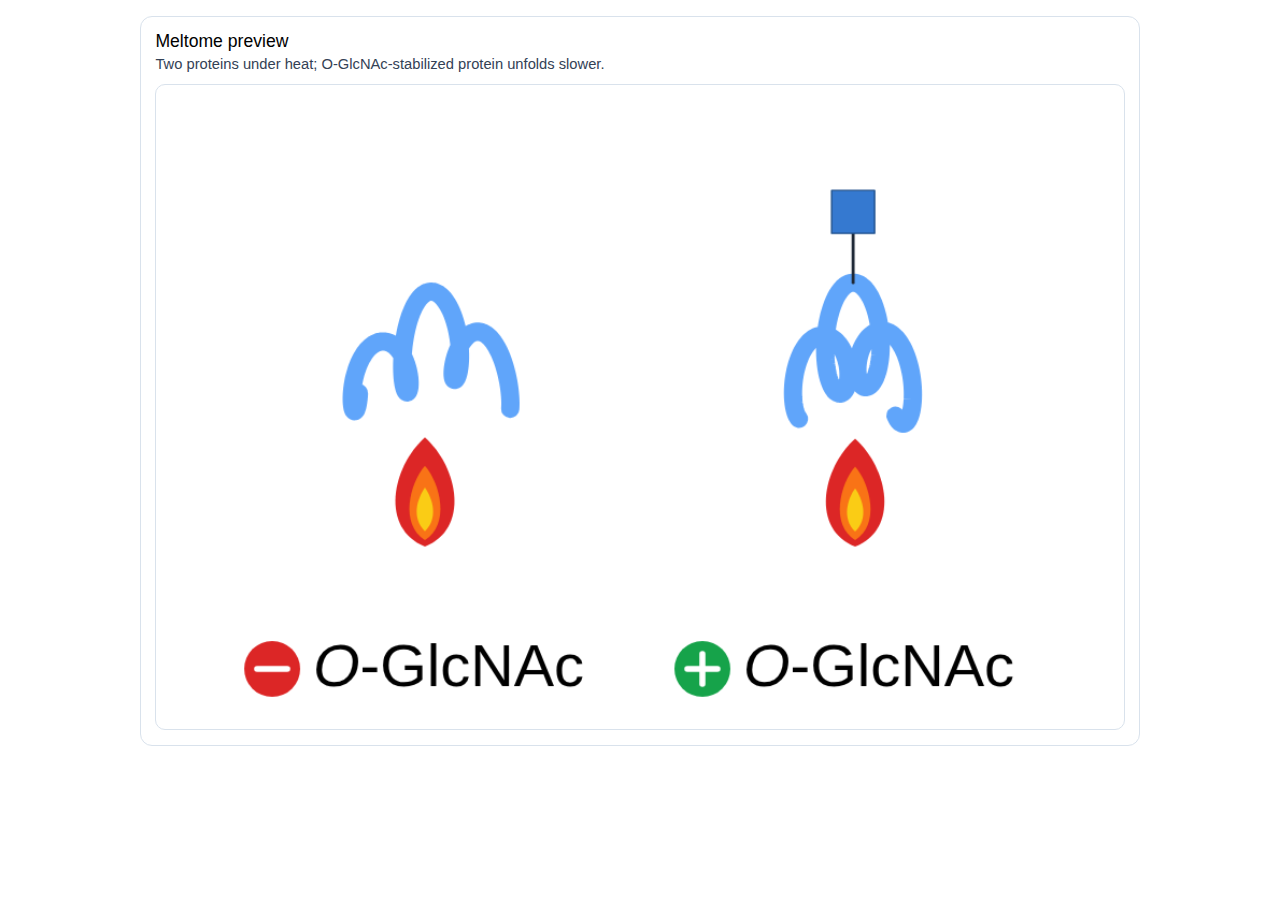
<file: meltome-animation-preview.html>
<!doctype html>
<html lang="en">
  <head>
    <meta charset="UTF-8" />
    <meta name="viewport" content="width=device-width, initial-scale=1.0" />
    <title>Meltome Animation Preview</title>
    <style>
      :root {
        --line: #d9e2ec;
      }

      * {
        box-sizing: border-box;
      }

      body {
        margin: 0;
        font-family: Aptos, "Libre Franklin", Arial, sans-serif;
        background: #ffffff;
        color: #000000;
      }

      .wrap {
        width: min(1000px, calc(100% - 2rem));
        margin: 1rem auto;
        border: 1px solid var(--line);
        border-radius: 12px;
        padding: 0.9rem;
      }

      h1 {
        margin: 0 0 0.25rem;
        font-size: 1.1rem;
        font-weight: 500;
      }

      p {
        margin: 0 0 0.7rem;
        font-size: 0.92rem;
        color: #334155;
      }

      canvas {
        width: 100%;
        height: auto;
        display: block;
        background: #ffffff;
        border: 1px solid var(--line);
        border-radius: 10px;
      }

      body.embed-mode .wrap {
        width: 100%;
        margin: 0;
        border: 0;
        border-radius: 0;
        padding: 0;
      }

      body.embed-mode h1,
      body.embed-mode p {
        display: none;
      }

      body.embed-mode canvas {
        border: 0;
        border-radius: 0;
      }
    </style>
  </head>
  <body>
    <main class="wrap">
      <h1>Meltome preview</h1>
      <p>Two proteins under heat; O-GlcNAc-stabilized protein unfolds slower.</p>
      <canvas id="scene" width="900" height="600" aria-label="Meltome animation"></canvas>
    </main>

    <script>
      const params = new URLSearchParams(window.location.search);
      if (params.get("embed") === "1") {
        document.body.classList.add("embed-mode");
      }

      const canvas = document.getElementById("scene");
      const ctx = canvas.getContext("2d");
      const viewW = 900;
      const viewH = 600;
      const dpr = window.devicePixelRatio || 1;
      canvas.width = Math.floor(viewW * dpr);
      canvas.height = Math.floor(viewH * dpr);
      canvas.style.width = "100%";
      canvas.style.height = "auto";
      ctx.setTransform(dpr, 0, 0, dpr, 0, 0);
      ctx.lineCap = "round";
      ctx.lineJoin = "round";

      const W = viewW;
      const H = viewH;
      const loopMs = 9000;

      const leftProtein = { x: 250, y: 250 };
      const rightProtein = { x: 650, y: 250 };
      const flameY = 430;
      const LABEL_SIZE = 56;

      function drawText(text, x, y, size = LABEL_SIZE, color = "#000000") {
        ctx.fillStyle = color;
        ctx.font = `400 ${size}px Aptos, "Libre Franklin", Arial, sans-serif`;
        ctx.fillText(text, x, y);
      }

      function drawOGlcNAcText(x, y, size = LABEL_SIZE, color = "#000000") {
        ctx.fillStyle = color;
        ctx.font = `italic 400 ${size}px Aptos, "Libre Franklin", Arial, sans-serif`;
        ctx.fillText("O", x, y);
        const wO = ctx.measureText("O").width;
        ctx.font = `400 ${size}px Aptos, "Libre Franklin", Arial, sans-serif`;
        ctx.fillText("-GlcNAc", x + wO, y);
      }

      function drawFlame(cx, cy, intensity) {
        const h = 92 + intensity * 14;
        const w = 66 + intensity * 8;

        // Clean symmetric outer flame.
        ctx.beginPath();
        ctx.moveTo(cx, cy);
        ctx.bezierCurveTo(cx - w * 0.58, cy - h * 0.16, cx - w * 0.44, cy - h * 0.72, cx, cy - h);
        ctx.bezierCurveTo(cx + w * 0.44, cy - h * 0.72, cx + w * 0.58, cy - h * 0.16, cx, cy);
        ctx.closePath();
        ctx.fillStyle = "#dc2626";
        ctx.fill();

        // Inner orange flame.
        ctx.beginPath();
        ctx.moveTo(cx, cy - h * 0.06);
        ctx.bezierCurveTo(cx - w * 0.33, cy - h * 0.2, cx - w * 0.2, cy - h * 0.58, cx, cy - h * 0.74);
        ctx.bezierCurveTo(cx + w * 0.2, cy - h * 0.58, cx + w * 0.33, cy - h * 0.2, cx, cy - h * 0.06);
        ctx.closePath();
        ctx.fillStyle = "#f97316";
        ctx.fill();

        // Yellow core.
        ctx.beginPath();
        ctx.moveTo(cx, cy - h * 0.14);
        ctx.bezierCurveTo(cx - w * 0.18, cy - h * 0.26, cx - w * 0.1, cy - h * 0.44, cx, cy - h * 0.54);
        ctx.bezierCurveTo(cx + w * 0.1, cy - h * 0.44, cx + w * 0.18, cy - h * 0.26, cx, cy - h * 0.14);
        ctx.closePath();
        ctx.fillStyle = "#facc15";
        ctx.fill();
      }

      function ropePoint(cx, cy, unfold, variant, vib, t) {
        const cluster = 1 - unfold;
        const len = 78 + unfold * 328;
        const loopAmp = 34 * cluster + 8;
        const yAmp = 14 + cluster * 12;
        const phase = 0.8 + variant * 1.2;
        const loop = (Math.PI * 2 * 3.0 * t) + phase;
        const xBase = cx + (t - 0.5) * len;
        const x = xBase + Math.cos(loop) * loopAmp * 0.45 * cluster;
        const yBase =
          cy +
          Math.sin(loop) * loopAmp +
          Math.sin((Math.PI * 2 * 1.2 * t) + phase * 0.5) * yAmp;
        const y = yBase + vib * (0.55 + 0.45 * Math.sin((Math.PI * 2 * 5.2 * t) + phase));
        return { x, y };
      }

      function ropeTopCenter(cx, cy, unfold, variant, vib) {
        const pts = [];
        const n = 180;
        let minY = Infinity;
        for (let i = 0; i < n; i++) {
          const t = i / (n - 1);
          const p = ropePoint(cx, cy, unfold, variant, vib, t);
          pts.push(p);
          if (p.y < minY) minY = p.y;
        }
        let sx = 0;
        let c = 0;
        for (const p of pts) {
          if (p.y <= minY + 8) {
            sx += p.x;
            c += 1;
          }
        }
        return { x: c ? sx / c : cx, y: minY };
      }

      function drawRopeProtein(cx, cy, unfold, color, variant = 0, vib = 0) {
        // Non-rotating rope: 3-loop tangle -> elongated denatured chain.
        const points = 220;
        const cluster = 1 - unfold;
        const len = 46 + unfold * 156;
        const loopAmp = 34 * cluster + 8;
        const yAmp = 14 + cluster * 12;
        const phase = 0.8 + variant * 1.2;

        ctx.strokeStyle = color;
        ctx.lineWidth = 17;
        ctx.beginPath();

        for (let i = 0; i <= points; i++) {
          const t = i / points;
          const pt = ropePoint(cx, cy, unfold, variant, vib, t);
          const x = pt.x;
          const y = pt.y;

          if (i === 0) ctx.moveTo(x, y);
          else ctx.lineTo(x, y);
        }

        ctx.stroke();
      }

      function drawOGlcNAcTagAttached(anchorX, anchorY) {
        const sq = 40;
        const tagX = anchorX - sq / 2;
        const tagY = anchorY - 86;
        // Simple bond-like connector to suggest chemical attachment.
        ctx.strokeStyle = "#1f2937";
        ctx.lineWidth = 2.8;
        ctx.beginPath();
        ctx.moveTo(anchorX, anchorY);
        ctx.lineTo(anchorX, tagY + sq);
        ctx.stroke();

        ctx.fillStyle = "#3579d0";
        ctx.fillRect(tagX, tagY, sq, sq);
        ctx.strokeStyle = "#1e4f8a";
        ctx.lineWidth = 1.4;
        ctx.strokeRect(tagX, tagY, sq, sq);
      }

      function drawChargeLabel(symbol, x, y, symbolColor) {
        ctx.fillStyle = symbolColor;
        ctx.beginPath();
        ctx.arc(x, y - 16, 26, 0, Math.PI * 2);
        ctx.fill();
        // Draw charge symbol as vector strokes for exact centering.
        const cx = x;
        const cy = y - 16;
        const s = 14;
        ctx.strokeStyle = "#ffffff";
        ctx.lineWidth = 5.6;
        ctx.beginPath();
        ctx.moveTo(cx - s, cy);
        ctx.lineTo(cx + s, cy);
        if (symbol === "+") {
          ctx.moveTo(cx, cy - s);
          ctx.lineTo(cx, cy + s);
        }
        ctx.stroke();
        drawOGlcNAcText(x + 38, y, 56, "#000000");
      }

      function frame(now) {
        const p = (now % loopMs) / loopMs;
        ctx.clearRect(0, 0, W, H);

        const heat = 0.5 + Math.sin(now * 0.01) * 0.18;
        const leftUnfold = Math.min(1, p * 2.4);
        const rightUnfold = Math.min(1, p * 0.45);
        const vibL = 2.2 + heat * 2.0 + Math.sin(now * 0.023) * 1.1;
        const vibR = 1.7 + heat * 1.5 + Math.sin(now * 0.021 + 0.9) * 0.9;

        drawFlame(leftProtein.x, flameY, heat + 0.05);
        drawFlame(rightProtein.x, flameY, heat - 0.03);

        drawRopeProtein(leftProtein.x, leftProtein.y, leftUnfold, "#60a5fa", 0, vibL);
        drawRopeProtein(rightProtein.x, rightProtein.y, rightUnfold, "#60a5fa", 1, vibR);

        const attachPoint = ropeTopCenter(rightProtein.x, rightProtein.y, rightUnfold, 1, vibR);
        drawOGlcNAcTagAttached(attachPoint.x, attachPoint.y);

        drawChargeLabel("−", leftProtein.x - 142, 560, "#dc2626");
        drawChargeLabel("+", rightProtein.x - 142, 560, "#16a34a");

        requestAnimationFrame(frame);
      }

      requestAnimationFrame(frame);
    </script>
  </body>
</html>
</file>
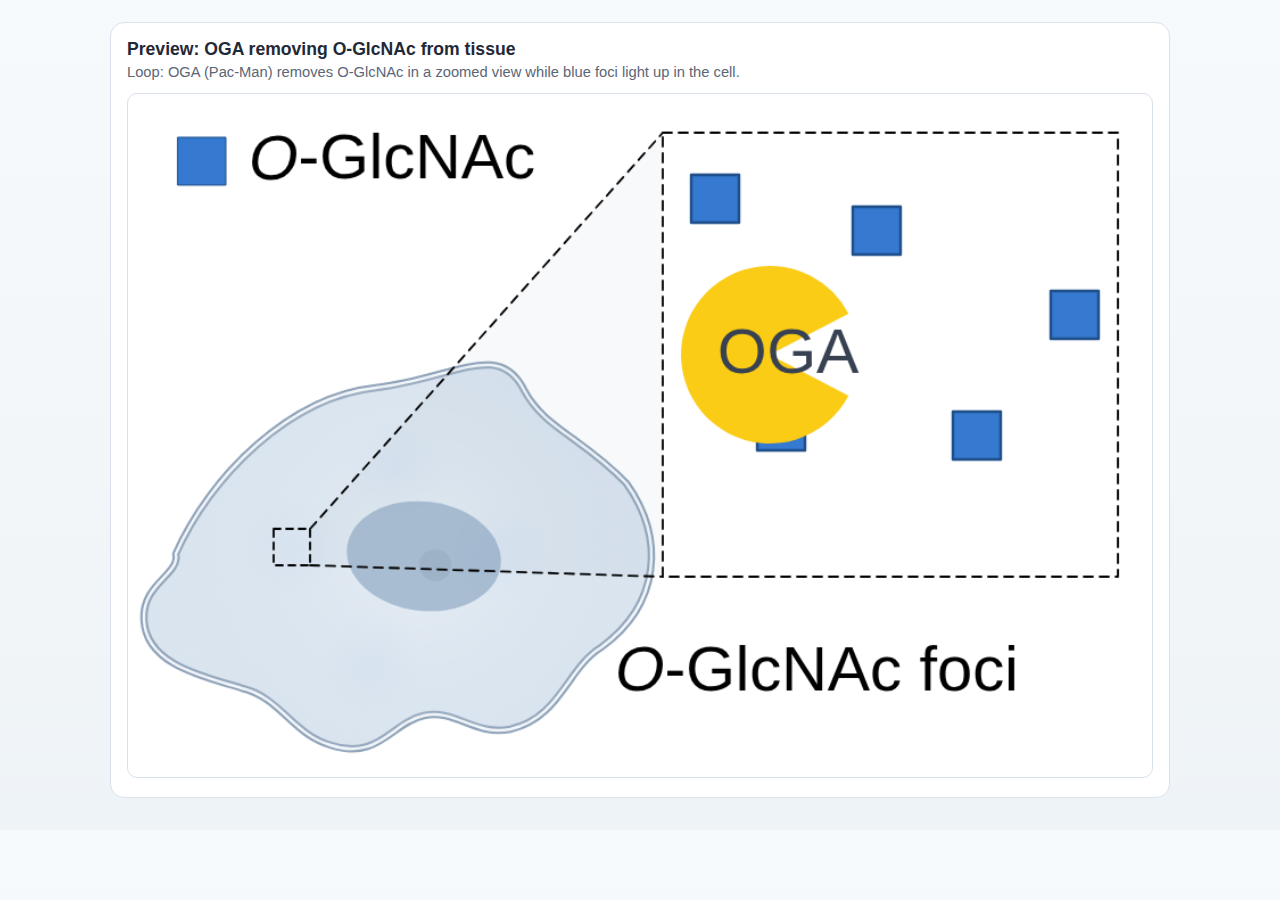
<file: oga-animation-preview.html>
<!doctype html>
<html lang="en">
  <head>
    <meta charset="UTF-8" />
    <meta name="viewport" content="width=device-width, initial-scale=1.0" />
    <title>OGA Animation Preview</title>
    <style>
      :root {
        --bg: #eef3f7;
        --ink: #1f2937;
        --muted: #5b6675;
        --panel: #ffffff;
        --line: #d9e2ec;
      }

      * {
        box-sizing: border-box;
      }

      body {
        margin: 0;
        font-family: "Libre Franklin", Arial, sans-serif;
        color: var(--ink);
        background: linear-gradient(180deg, #f7fafc 0%, var(--bg) 100%);
      }

      .wrap {
        width: min(1060px, calc(100% - 2rem));
        margin: 1.4rem auto 2rem;
        background: var(--panel);
        border: 1px solid var(--line);
        border-radius: 14px;
        padding: 1rem 1rem 1.2rem;
      }

      h1 {
        margin: 0 0 0.2rem;
        font-size: 1.1rem;
      }

      p {
        margin: 0 0 0.85rem;
        color: var(--muted);
        font-size: 0.92rem;
      }

      canvas {
        width: 100%;
        height: auto;
        display: block;
        border: 1px solid var(--line);
        border-radius: 10px;
        background: #ffffff;
      }

      body.embed-mode .wrap {
        width: 100%;
        margin: 0;
        border: 0;
        border-radius: 0;
        padding: 0;
        background: #ffffff;
      }

      body.embed-mode h1,
      body.embed-mode p {
        display: none;
      }

      body.embed-mode canvas {
        border: 0;
        border-radius: 0;
      }
    </style>
  </head>
  <body>
    <main class="wrap">
      <h1>Preview: OGA removing O-GlcNAc from tissue</h1>
      <p>Loop: OGA (Pac-Man) removes O-GlcNAc in a zoomed view while blue foci light up in the cell.</p>
      <canvas id="scene" width="900" height="450" aria-label="Animation preview"></canvas>
    </main>

    <script>
      const params = new URLSearchParams(window.location.search);
      if (params.get("embed") === "1") {
        document.body.classList.add("embed-mode");
      }

      const canvas = document.getElementById("scene");
      const ctx = canvas.getContext("2d");
      const viewW = 900;
      const viewH = 600;
      const dpr = window.devicePixelRatio || 1;
      canvas.width = Math.floor(viewW * dpr);
      canvas.height = Math.floor(viewH * dpr);
      canvas.style.width = "100%";
      canvas.style.height = "auto";
      ctx.setTransform(dpr, 0, 0, dpr, 0, 0);
      ctx.lineCap = "round";
      ctx.lineJoin = "round";
      const W = viewW;
      const H = viewH;

      const cell = { x: 240, y: 398, rx: 152, ry: 126 };
      const zoom = { x: 470, y: 34, w: 400, h: 390 };
      const FONT_SIZE = 56;
      const OGA_R = 78;
      const loopMs = 18000;
      const loci = [
        [144, 398], [236, 328], [328, 404], [214, 500]
      ];
      const sourceBox = { x: loci[0][0] - 16, y: loci[0][1] - 16, s: 32 };
      const sugarsInZoom = [
        [516, 92], [574, 292], [658, 120], [746, 300], [832, 194]
      ];
      let particles = [];
      let lastRemoved = 0;
      let lastPhase = 0;
      let pacCurrent = { x: zoom.x + OGA_R + 16, y: zoom.y + zoom.h * 0.5 };

      function easeOut(t) {
        const k = Math.max(0, Math.min(1, t));
        return 1 - Math.pow(1 - k, 3);
      }

      function drawLabel(text, x, y, size = FONT_SIZE, color = "#000000") {
        ctx.fillStyle = color;
        ctx.font = `400 ${size}px Aptos, "Libre Franklin", Arial, sans-serif`;
        ctx.fillText(text, x, y);
      }

      function drawOGlcNAcText(x, y, size = FONT_SIZE, color = "#000000") {
        ctx.fillStyle = color;
        ctx.font = `italic 400 ${size}px Aptos, "Libre Franklin", Arial, sans-serif`;
        ctx.fillText("O", x, y);
        const wO = ctx.measureText("O").width;
        ctx.font = `400 ${size}px Aptos, "Libre Franklin", Arial, sans-serif`;
        ctx.fillText("-GlcNAc", x + wO, y);
        return wO + ctx.measureText("-GlcNAc").width;
      }

      function drawPhraseWithO(prefix, suffix, x, y, size = FONT_SIZE, color = "#000000") {
        ctx.fillStyle = color;
        ctx.font = `400 ${size}px Aptos, "Libre Franklin", Arial, sans-serif`;
        ctx.fillText(prefix, x, y);
        const wp = ctx.measureText(prefix).width;
        const wo = drawOGlcNAcText(x + wp, y, size, color);
        ctx.fillStyle = color;
        ctx.font = `400 ${size}px Aptos, "Libre Franklin", Arial, sans-serif`;
        ctx.fillText(suffix, x + wp + wo, y);
      }

      function drawMainCell(glowStrength) {
        // Amorphous contour with four leg-like protrusions.
        ctx.beginPath();
        ctx.moveTo(cell.x - 198, cell.y + 6);
        ctx.bezierCurveTo(cell.x - 168, cell.y - 62, cell.x - 98, cell.y - 132, cell.x - 22, cell.y - 140);
        // top-right leg
        ctx.bezierCurveTo(cell.x + 46, cell.y - 148, cell.x + 86, cell.y - 182, cell.x + 108, cell.y - 138);
        ctx.bezierCurveTo(cell.x + 126, cell.y - 104, cell.x + 160, cell.y - 96, cell.x + 198, cell.y - 56);
        // right-side body
        ctx.bezierCurveTo(cell.x + 232, cell.y - 8, cell.x + 228, cell.y + 50, cell.x + 176, cell.y + 88);
        // bottom-right leg
        ctx.bezierCurveTo(cell.x + 146, cell.y + 106, cell.x + 140, cell.y + 150, cell.x + 96, cell.y + 160);
        ctx.bezierCurveTo(cell.x + 64, cell.y + 166, cell.x + 48, cell.y + 142, cell.x + 20, cell.y + 148);
        // bottom-left leg
        ctx.bezierCurveTo(cell.x - 8, cell.y + 154, cell.x - 20, cell.y + 188, cell.x - 62, cell.y + 174);
        ctx.bezierCurveTo(cell.x - 96, cell.y + 164, cell.x - 106, cell.y + 132, cell.x - 140, cell.y + 124);
        // left-side leg
        ctx.bezierCurveTo(cell.x - 172, cell.y + 114, cell.x - 224, cell.y + 104, cell.x - 226, cell.y + 64);
        ctx.bezierCurveTo(cell.x - 228, cell.y + 32, cell.x - 194, cell.y + 24, cell.x - 198, cell.y + 6);
        ctx.closePath();
        ctx.fillStyle = "#dce6f0";
        ctx.strokeStyle = "#8fa2b8";
        ctx.lineWidth = 6.5;
        ctx.fill();
        ctx.stroke();

        // Inner membrane stroke to suggest phospholipid bilayer.
        ctx.strokeStyle = "#f4f8fc";
        ctx.lineWidth = 2.4;
        ctx.stroke();

        // Soft cytosol shading for a more realistic cell interior.
        const cyto = ctx.createRadialGradient(cell.x + 24, cell.y + 4, 20, cell.x, cell.y, 200);
        cyto.addColorStop(0, "rgba(245, 249, 252, 0.36)");
        cyto.addColorStop(1, "rgba(201, 215, 229, 0.08)");
        ctx.fillStyle = cyto;
        ctx.fill();

        // Nucleus + nucleolus.
        ctx.beginPath();
        ctx.fillStyle = "#a8bdd1";
        ctx.ellipse(cell.x + 20, cell.y + 8, 68, 48, 0.12, 0, Math.PI * 2);
        ctx.fill();
        ctx.beginPath();
        ctx.fillStyle = "#9fb3c8";
        ctx.arc(cell.x + 30, cell.y + 16, 14, 0, Math.PI * 2);
        ctx.fill();

        for (const [x, y] of loci) {
          const a = 0.02 + 0.92 * glowStrength;
          const grad = ctx.createRadialGradient(x, y, 2, x, y, 46);
          grad.addColorStop(0, `rgba(37, 99, 235, ${a * 0.68})`);
          grad.addColorStop(1, "rgba(59, 130, 246, 0)");
          ctx.fillStyle = grad;
          ctx.beginPath();
          ctx.arc(x, y, 46, 0, Math.PI * 2);
          ctx.fill();
        }

        const suffix = " foci";
        ctx.font = `400 ${FONT_SIZE}px Aptos, "Libre Franklin", Arial, sans-serif`;
        const suffixW = ctx.measureText(suffix).width;
        ctx.font = `italic 400 ${FONT_SIZE}px Aptos, "Libre Franklin", Arial, sans-serif`;
        const oW = ctx.measureText("O").width;
        ctx.font = `400 ${FONT_SIZE}px Aptos, "Libre Franklin", Arial, sans-serif`;
        const ogW = oW + ctx.measureText("-GlcNAc").width;
        const totalW = ogW + suffixW;
        drawPhraseWithO("", suffix, cell.x + 188, 524, FONT_SIZE);
      }

      function drawZoomPanel(removed, pacPos, mouth) {
        ctx.fillStyle = "#ffffff";
        ctx.strokeStyle = "#000000";
        ctx.lineWidth = 1.8;
        ctx.fillRect(zoom.x, zoom.y, zoom.w, zoom.h);
        ctx.setLineDash([8, 6]);
        ctx.strokeRect(zoom.x, zoom.y, zoom.w, zoom.h);
        ctx.setLineDash([]);

        for (let i = removed; i < sugarsInZoom.length; i++) {
          const [x, y] = sugarsInZoom[i];
          ctx.fillStyle = "#3579d0";
          ctx.fillRect(x - 21, y - 21, 42, 42);
          ctx.strokeStyle = "#1e4f8a";
          ctx.lineWidth = 2.4;
          ctx.setLineDash([]);
          ctx.strokeRect(x - 21, y - 21, 42, 42);
          ctx.setLineDash([]);
        }

        // OGA as Pac-Man
        const px = Math.min(zoom.x + zoom.w - OGA_R - 8, Math.max(zoom.x + OGA_R + 8, pacPos.x));
        const py = Math.min(zoom.y + zoom.h - OGA_R - 8, Math.max(zoom.y + OGA_R + 8, pacPos.y));
        ctx.fillStyle = "#facc15";
        ctx.beginPath();
        ctx.moveTo(px, py);
        ctx.arc(px, py, OGA_R, mouth, Math.PI * 2 - mouth, false);
        ctx.closePath();
        ctx.fill();
        drawLabel("OGA", px - 46, py + 16, FONT_SIZE, "#374151");

      }

      function drawConnector() {
        const sxTop = sourceBox.x + sourceBox.s;
        const syTop = sourceBox.y;
        const sxBot = sourceBox.x + sourceBox.s;
        const syBot = sourceBox.y + sourceBox.s;
        const zxTop = zoom.x;
        const zyTop = zoom.y;
        const zxBot = zoom.x;
        const zyBot = zoom.y + zoom.h;

        // Subtle wedge to make zoom relationship visually obvious.
        ctx.fillStyle = "rgba(148, 163, 184, 0.07)";
        ctx.beginPath();
        ctx.moveTo(sxTop, syTop);
        ctx.lineTo(zxTop, zyTop);
        ctx.lineTo(zxBot, zyBot);
        ctx.lineTo(sxBot, syBot);
        ctx.closePath();
        ctx.fill();

        ctx.strokeStyle = "#000000";
        ctx.lineWidth = 1.8;
        ctx.setLineDash([8, 6]);
        ctx.beginPath();
        ctx.moveTo(sxTop, syTop);
        ctx.lineTo(zxTop, zyTop);
        ctx.moveTo(sxBot, syBot);
        ctx.lineTo(zxBot, zyBot);
        ctx.stroke();
        ctx.setLineDash([]);

        ctx.strokeStyle = "#000000";
        ctx.lineWidth = 1.8;
        ctx.setLineDash([6, 5]);
        ctx.strokeRect(sourceBox.x, sourceBox.y, sourceBox.s, sourceBox.s);
        ctx.setLineDash([]);
      }

      function spawnParticle(x, y) {
        particles.push({
          x,
          y,
          vx: 1.8 + Math.random() * 0.5,
          vy: -0.45 + Math.random() * 0.8,
          life: 1
        });
      }

      function stepParticles() {
        for (const p of particles) {
          p.x += p.vx;
          p.y += p.vy;
          p.life -= 0.024;
        }
        particles = particles.filter((p) => p.life > 0 && p.x < zoom.x + zoom.w - 20);
      }

      function drawParticles() {
        for (const p of particles) {
          ctx.fillStyle = `rgba(53, 121, 208, ${Math.max(0.25, p.life)})`;
          ctx.fillRect(p.x - 5, p.y - 5, 10, 10);
        }
      }

      function frame(now) {
        const phase = (now % loopMs) / loopMs;
        ctx.clearRect(0, 0, W, H);

        // Reset state once per loop at wrap-around.
        if (phase < lastPhase) {
          lastRemoved = 0;
          particles = [];
          pacCurrent.x = zoom.x + OGA_R + 16;
          pacCurrent.y = zoom.y + zoom.h * 0.5;
        }
        lastPhase = phase;

        let removed = lastRemoved;
        let glow = 0.03;

        if (phase < 0.15) {
          removed = 0;
          lastRemoved = 0;
          glow = 0.02;
        } else {
          glow = 0.08 + (lastRemoved / sugarsInZoom.length) * 0.9;
        }

        let pacTarget = { x: zoom.x + OGA_R + 16, y: zoom.y + zoom.h * 0.5 };
        if (phase >= 0.15 && phase < 0.94 && lastRemoved < sugarsInZoom.length) {
          const [sx, sy] = sugarsInZoom[lastRemoved];
          pacTarget = { x: sx - OGA_R * 0.62, y: sy };
        } else if (phase >= 0.94) {
          pacTarget = { x: zoom.x + zoom.w - OGA_R - 14, y: zoom.y + zoom.h * 0.5 };
          glow = 0.9 + 0.08 * Math.sin(now * 0.004);
        }

        pacCurrent.x += (pacTarget.x - pacCurrent.x) * 0.06;
        pacCurrent.y += (pacTarget.y - pacCurrent.y) * 0.06;
        const mouth = 0.23 + Math.abs(Math.sin(now * 0.014)) * 0.34;

        // Remove only when the next sugar reaches the Pac-Man mouth area.
        if (phase >= 0.15 && phase < 0.95 && lastRemoved < sugarsInZoom.length) {
          const [sx, sy] = sugarsInZoom[lastRemoved];
          const mouthX = pacCurrent.x + OGA_R * 0.62;
          const mouthY = pacCurrent.y;
          if (Math.hypot(mouthX - sx, mouthY - sy) < 18) {
            spawnParticle(sx + 10, sy);
            lastRemoved += 1;
          }
        }
        removed = lastRemoved;

        drawMainCell(Math.max(0, Math.min(1, glow)));
        drawConnector();
        drawZoomPanel(removed, pacCurrent, mouth);

        stepParticles();
        drawParticles();

        const legendX = 44;
        const legendY = 38;
        const legendS = 42;
        ctx.fillStyle = "#3579d0";
        ctx.fillRect(legendX, legendY, legendS, legendS);
        ctx.strokeStyle = "#1e4f8a";
        ctx.lineWidth = 1;
        ctx.strokeRect(legendX, legendY, legendS, legendS);
        const prevBaseline = ctx.textBaseline;
        ctx.textBaseline = "middle";
        drawOGlcNAcText(legendX + legendS + 20, legendY + legendS / 2, FONT_SIZE);
        ctx.textBaseline = prevBaseline;
        requestAnimationFrame(frame);
      }

      requestAnimationFrame(frame);
    </script>
  </body>
</html>
</file>
<file: styles.css>
:root {
  --content-max: 920px;
  --sidebar-w: 214px;
  --content-top: 3.8rem;
  --pdf-pane-w: min(44vw, 620px);
  --ink: #0f172a;
  --muted: #475569;
  --rule: #dbe3ee;
  --link: #7a5a3a;
  --paper: #f5f8fc;
  --surface: #ffffff;
  --accent: #6b7280;
}

* {
  box-sizing: border-box;
}

body {
  margin: 0;
  padding-left: 0;
  font-family: "Libre Franklin", "Helvetica Neue", Arial, sans-serif;
  color: var(--ink);
  background:
    linear-gradient(180deg, #f9fbff 0%, #f1f6fd 100%);
  line-height: 1.8;
}

.container {
  width: min(var(--content-max), calc(100% - 3.6rem));
  margin: 0 auto;
}

.site-header {
  position: fixed;
  left: max(0.8rem, calc((100vw - var(--content-max)) / 2 - var(--sidebar-w) - 0.35rem));
  top: calc(var(--content-top) + 1.2rem);
  z-index: 10;
  width: var(--sidebar-w);
  height: calc(100vh - (var(--content-top) + 1.2rem));
  background: transparent;
  backdrop-filter: none;
  border-right: 0;
  padding: 0 0.75rem;
  box-shadow: none;
}

.site-header .container {
  width: 100%;
  margin: 0;
}

.top-nav {
  margin-top: 0;
  display: flex;
  flex-direction: column;
  align-items: flex-end;
  gap: 0.68rem;
}

.top-nav a {
  color: #4b5563;
  text-decoration: none;
  font-size: 0.96rem;
  text-transform: none;
  letter-spacing: 0.01em;
  padding: 0;
  width: auto;
  font-weight: 500;
  text-align: right;
}

.top-nav a:hover,
a:hover {
  text-decoration: underline;
}

main {
  padding: calc(var(--content-top) + 1.2rem) 0 6.2rem;
}

h1,
h2,
h3 {
  font-family: "Merriweather", Georgia, serif;
  line-height: 1.25;
  margin: 0;
  color: #4b5563;
}

h1 {
  font-size: clamp(2rem, 5vw, 3.1rem);
}

h2 {
  font-size: clamp(1.3rem, 3vw, 1.85rem);
}

h3 {
  font-size: 1.12rem;
}

p {
  margin: 0.75rem 0 0;
}

strong,
b {
  color: var(--ink);
}

a {
  color: #0000ee;
}

a:visited {
  color: #551a8b;
}

.hero {
  border: 1px solid var(--rule);
  background: var(--surface);
  border-radius: 12px;
  padding: 2.8rem;
  margin-bottom: 3.6rem;
  display: grid;
  gap: 2.6rem;
  box-shadow: 0 10px 30px rgba(15, 23, 42, 0.06);
}

.hero-title {
  margin: 0;
  color: #4b5563;
}

.name-subtitle {
  margin: 0.35rem 0 0;
  color: var(--muted);
  font-size: 0.92rem;
  letter-spacing: 0.01em;
}

.dek {
  color: #272727;
  max-width: 60ch;
  margin-top: 0.25rem;
  font-size: 1.03rem;
}

.open-work-line {
  margin-top: 0.95rem;
  color: var(--link);
  font-weight: 600;
  text-align: left;
}

.open-work-links {
  margin-top: 0.95rem;
  font-size: 0.94rem;
  display: flex;
  align-items: center;
  justify-content: space-between;
  gap: 0.85rem 1.2rem;
}

.open-work-group {
  display: inline-flex;
  align-items: center;
  gap: 0.45rem;
  flex-wrap: wrap;
}

.open-work-group-right {
  margin-left: auto;
}

.open-work-sep {
  color: var(--muted);
  line-height: 1;
}

.open-work-button {
  display: inline;
  padding: 0;
  border: 0;
  background: transparent;
  color: #0000ee;
  text-decoration: underline;
  font-size: 0.84rem;
  font-weight: 400;
  line-height: 1.2;
}

.open-work-button:visited {
  color: #551a8b;
}

.open-work-button:hover {
  color: #0000ee;
  text-decoration: underline;
}

.meta-grid {
  margin-top: 1rem;
  display: grid;
  gap: 0.5rem 1.5rem;
  grid-template-columns: repeat(auto-fit, minmax(220px, 1fr));
  font-size: 0.88rem;
  color: var(--muted);
}

.linkedin-link {
  display: inline-flex;
  align-items: center;
  gap: 0.5rem;
  text-decoration: none;
}

.hero-photo {
  margin: 0;
  border: 1px solid var(--rule);
  width: 220px;
  height: 220px;
  border-radius: 50%;
  overflow: hidden;
  justify-self: end;
  align-self: center;
}

.hero-photo img {
  display: block;
  width: 100%;
  height: 100%;
  border-radius: 50%;
  object-fit: cover;
  object-position: 34% center;
}

.story-block {
  border: 1px solid var(--rule);
  background: var(--surface);
  border-radius: 12px;
  padding: 2.8rem;
  margin-top: 3rem;
  box-shadow: 0 8px 28px rgba(15, 23, 42, 0.04);
}

.section-intro {
  color: var(--muted);
  max-width: 72ch;
}

.pub-list {
  margin-top: 0.95rem;
}

.pub-controls {
  margin-top: 1.2rem;
  display: flex;
  align-items: center;
  justify-content: center;
  width: 100%;
  gap: 0.65rem;
}

.pub-nav-button {
  border: 0;
  background: transparent;
  color: var(--muted);
  border-radius: 0;
  padding: 0;
  font: inherit;
  font-size: 0.88rem;
  line-height: 1.2;
  cursor: pointer;
}

.pub-nav-button:hover {
  color: var(--ink);
  text-decoration: underline;
}

.pub-counter {
  min-width: 3.6rem;
  text-align: center;
  color: var(--muted);
  font-size: 0.87rem;
}

.pub-item {
  padding: 1.8rem 0;
  display: grid;
  grid-template-columns: 230px minmax(0, 1fr);
  gap: 1.25rem;
  align-items: start;
  border-bottom: 0;
}

.pub-item:last-child {
  padding-bottom: 0;
}

.pub-list.pub-carousel-enabled .pub-item {
  display: none;
}

.pub-list.pub-carousel-enabled .pub-item.is-active {
  display: grid;
}

.pub-figure {
  margin: 0;
}

.pub-figure img {
  display: block;
  width: 100%;
  height: auto;
  border: 0;
  border-radius: 8px;
}

.pub-figure iframe.pub-animation {
  display: block;
  width: 100%;
  aspect-ratio: 3 / 2;
  border: 0;
  border-radius: 8px;
  background: #ffffff;
}

.pub-content h3 {
  margin: 0;
}

.pub-links {
  font-family: "Libre Franklin", "Helvetica Neue", Arial, sans-serif;
  font-size: 1rem;
  font-weight: 400;
  color: var(--ink);
}

.pub-meta {
  margin-top: 0.45rem;
  color: var(--muted);
  font-size: 0.93rem;
}

.pub-abstract {
  margin-top: 0.55rem;
  max-width: 85ch;
}

.role {
  padding: 1.6rem 0;
  border-bottom: 1px solid #e5ebf3;
}

.role:last-child {
  border-bottom: 0;
  padding-bottom: 0;
}

.role-meta {
  margin-top: 0.2rem;
  color: var(--muted);
  font-size: 0.93rem;
}

.role-tags {
  margin-top: 0.8rem;
  display: flex;
  flex-wrap: wrap;
  gap: 0.45rem;
}

.skill-tag {
  display: inline-block;
  font-size: 0.78rem;
  line-height: 1.2;
  color: #0f172a;
  border: 1px solid #94a3b8;
  background: #e5edf7;
  border-radius: 4px;
  padding: 0.18rem 0.45rem;
}

.more-button {
  display: block;
  margin-top: 1rem;
  margin-left: auto;
  margin-right: auto;
  border: 0;
  background: transparent;
  color: var(--muted);
  border-radius: 0;
  padding: 0;
  font: inherit;
  font-size: 0.88rem;
  line-height: 1.2;
  cursor: pointer;
}

.more-button:hover {
  color: var(--ink);
  text-decoration: underline;
}

.edu-degree {
  margin: 0;
  color: var(--ink);
  font-size: 1rem;
  font-weight: 400;
  line-height: 1.5;
}

ul {
  margin: 0.8rem 0 0;
  padding-left: 1.2rem;
}

li {
  margin: 0.55rem 0;
}

.site-footer {
  border-top: 1px solid #d9e2ef;
  padding: 1.3rem 0 2.6rem;
  font-size: 0.9rem;
  text-align: center;
  position: relative;
}

.footer-note {
  margin: 0;
  color: var(--muted);
  font-size: 0.82rem;
  position: absolute;
  right: 0;
  bottom: 0.8rem;
}

.pdf-sidepanel {
  position: fixed;
  top: 0;
  right: 0;
  width: var(--pdf-pane-w);
  height: 100vh;
  border-left: 1px solid var(--rule);
  background: #ffffff;
  box-shadow: -12px 0 26px rgba(15, 23, 42, 0.08);
  transform: translateX(100%);
  transition: transform 0.22s ease;
  z-index: 30;
  display: flex;
  flex-direction: column;
}

body.pdf-open .pdf-sidepanel {
  transform: translateX(0);
}

.pdf-panel-header {
  display: flex;
  align-items: center;
  justify-content: space-between;
  gap: 1rem;
  padding: 0.85rem 1rem;
  border-bottom: 1px solid var(--rule);
}

.pdf-panel-title {
  margin: 0;
  color: var(--ink);
  font-size: 0.92rem;
  line-height: 1.3;
}

.pdf-close-button {
  border: 0;
  background: transparent;
  color: var(--muted);
  padding: 0;
  font: inherit;
  font-size: 0.88rem;
  cursor: pointer;
}

.pdf-close-button:hover {
  color: var(--ink);
  text-decoration: underline;
}

#pdf-frame {
  flex: 1;
  width: 100%;
  border: 0;
}

@media (min-width: 901px) {
  body.pdf-open .site-header {
    left: max(0.8rem, calc((100vw - var(--content-max)) / 2 - var(--sidebar-w) - 0.35rem));
  }

  body.pdf-open main.container,
  body.pdf-open footer.container {
    width: auto;
    margin-left: max(calc(var(--sidebar-w) + 2.4rem), calc((100vw - var(--content-max)) / 2 + 1.6rem));
    margin-right: calc(var(--pdf-pane-w) + 1.8rem);
  }
}

@media (min-width: 860px) {
  .hero {
    grid-template-columns: minmax(0, 1fr) 240px;
    align-items: center;
    padding: 2.4rem;
  }
}

@media (max-width: 1348px) and (min-width: 901px) {
  .site-header {
    left: 1rem;
  }

  main.container,
  footer.container {
    width: calc(100% - var(--sidebar-w) - 4.2rem);
    margin-left: calc(var(--sidebar-w) + 2.4rem);
    margin-right: 1.8rem;
  }
}

@media (max-width: 900px) {
  body {
    padding-left: 0;
  }

  .hero {
    grid-template-columns: 1fr;
    justify-items: center;
    gap: 1.2rem;
  }

  .hero-copy {
    width: 100%;
  }

  .site-header {
    position: sticky;
    top: 0;
    width: 100%;
    height: auto;
    border-right: 0;
    border-bottom: 1px solid #d9e2ef;
    padding: 0.85rem 0;
    background: linear-gradient(180deg, #f9fbff 0%, #f1f6fd 100%);
  }

  .site-header .container {
    width: min(1040px, calc(100% - 1.8rem));
    margin: 0 auto;
  }

  .top-nav {
    flex-direction: row;
    flex-wrap: wrap;
    justify-content: center;
    align-items: center;
    width: 100%;
    gap: 0.55rem 0.95rem;
  }

  .top-nav a {
    width: auto;
    color: var(--ink);
    font-size: 0.86rem;
    font-weight: 500;
    padding: 0;
    text-align: center;
  }

  .hero-photo {
    justify-self: center;
    align-self: center;
  }

  .footer-note {
    position: static;
    margin-top: 0.5rem;
    text-align: center;
  }

  .pdf-sidepanel {
    display: none;
  }
}

@media (max-width: 700px) {
  .container {
    width: min(1040px, calc(100% - 1.8rem));
  }

  .site-header {
    position: sticky;
    top: 0;
  }

  main {
    padding-top: 1.8rem;
  }

  .hero {
    padding: 1.4rem;
    margin-bottom: 1.8rem;
  }

  .hero-photo {
    margin-top: 0;
    width: 220px;
    height: 220px;
  }

  .hero-photo img {
    height: 100%;
    max-height: none;
  }

  .story-block {
    padding: 1.3rem;
    margin-top: 1.8rem;
  }

  .pub-item {
    grid-template-columns: 1fr;
    gap: 0.9rem;
  }

  .pub-controls {
    margin-top: 0.6rem;
    width: 100%;
    justify-content: center;
  }

  .open-work-links {
    flex-direction: column;
    align-items: flex-start;
  }

  .open-work-group-right {
    margin-left: 0;
  }

}
</file>
